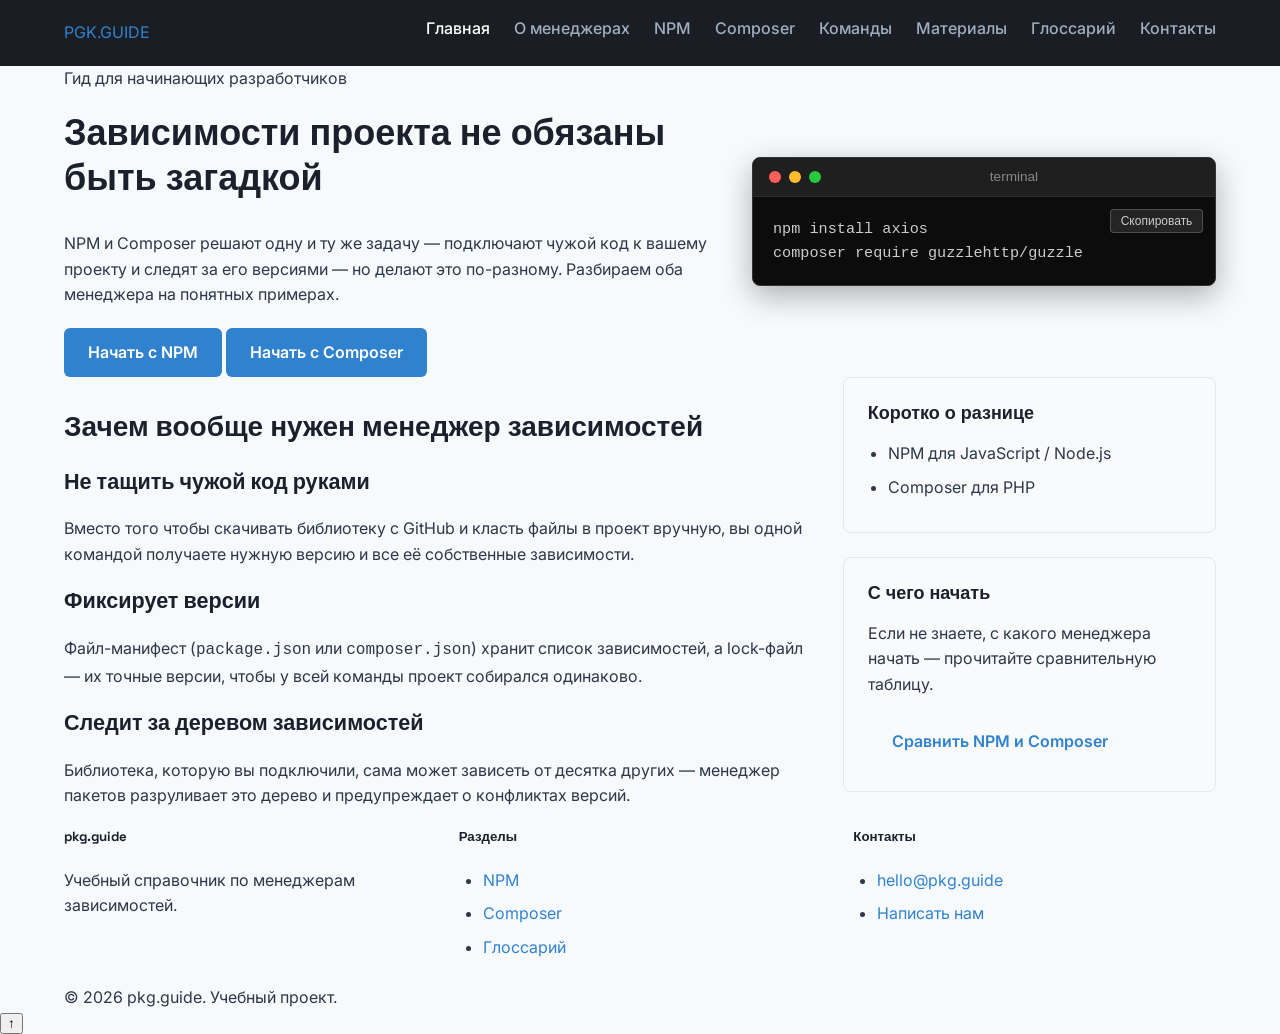
<file: index.html>
<!DOCTYPE html>
<html lang="ru">
<head>
  <meta charset="UTF-8">
  <meta name="viewport" content="width=device-width, initial-scale=1.0">
  <title>pkg.guide — гид по менеджерам зависимостей NPM и Composer</title>
  <meta name="description" content="Понятный гид по системам управления зависимостями: NPM для JavaScript и Composer для PHP.">

  <link rel="preconnect" href="https://fonts.googleapis.com">
  <link rel="preconnect" href="https://fonts.gstatic.com" crossorigin>
  <link href="https://fonts.googleapis.com/css2?family=Inter:wght@400;500;600&family=JetBrains+Mono:wght@400;500&family=Space+Grotesk:wght@500;600;700&display=swap" rel="stylesheet">
  
  <link href="css/style.css" rel="stylesheet">
</head>
<body>

  <a class="visually-hidden-focusable" href="#main">Перейти к основному содержанию</a>

  <header class="site-header">
    <nav class="navbar" aria-label="Основная навигация">
      <div class="container navbar__container">
        <a class="navbar-brand" href="index.html">PGK<span>.GUIDE</span></a>
        <button class="navbar-toggler" type="button" aria-controls="navMenu" aria-expanded="false" aria-label="Открыть меню">
          <span class="navbar-toggler-icon"></span>
        </button>
        <div class="navbar-collapse" id="navMenu">
          <ul class="navbar-nav">
            <li class="nav-item"><a class="nav-link active" aria-current="page" href="index.html">Главная</a></li>
            <li class="nav-item"><a class="nav-link" href="pages/about.html">О менеджерах</a></li>
            <li class="nav-item"><a class="nav-link" href="pages/npm.html">NPM</a></li>
            <li class="nav-item"><a class="nav-link" href="pages/composer.html">Composer</a></li>
            <li class="nav-item"><a class="nav-link" href="pages/commands.html">Команды</a></li>
            <li class="nav-item"><a class="nav-link" href="pages/materials.html">Материалы</a></li>
            <li class="nav-item"><a class="nav-link" href="pages/glossary.html">Глоссарий</a></li>
            <li class="nav-item"><a class="nav-link" href="pages/contacts.html">Контакты</a></li>
          </ul>
        </div>
      </div>
    </nav>
  </header>

  <main id="main">

    <section class="hero">
      <div class="container">
        <div class="hero__grid">
          <div class="hero__content">
            <p class="hero__eyebrow">Гид для начинающих разработчиков</p>
            <h1 class="hero__title">Зависимости проекта не обязаны быть загадкой</h1>
            <p class="hero__lead">NPM и Composer решают одну и ту же задачу — подключают чужой код к вашему проекту и следят за его версиями — но делают это по-разному. Разбираем оба менеджера на понятных примерах.</p>
            <div class="hero__actions">
              <a href="pages/npm.html" class="btn btn-brand">Начать с NPM</a>
              <a href="pages/composer.html" class="btn btn-brand">Начать с Composer</a>
            </div>
          </div>
          <div class="hero__terminal">
            <div class="term">
              <div class="term__bar">
                <span class="term__dot term__dot--red"></span>
                <span class="term__dot term__dot--yellow"></span>
                <span class="term__dot term__dot--green"></span>
                <span class="term__label">terminal</span>
              </div>
              <div class="term__body">
                <button class="term__copy" type="button" aria-label="Скопировать команды">Скопировать</button>
                <pre><code>npm install axios
composer require guzzlehttp/guzzle</code></pre>
              </div>
            </div>
          </div>
        </div>
      </div>
    </section>

    <section class="section">
      <div class="container">
        <div class="main-layout">
          <div class="main-layout__content">
            <h2 class="section__title">Зачем вообще нужен менеджер зависимостей</h2>
            <div class="feature-list">
              <article class="feature">
                <h3 class="feature__title">Не тащить чужой код руками</h3>
                <p class="feature__text">Вместо того чтобы скачивать библиотеку с GitHub и класть файлы в проект вручную, вы одной командой получаете нужную версию и все её собственные зависимости.</p>
              </article>
              <article class="feature">
                <h3 class="feature__title">Фиксирует версии</h3>
                <p class="feature__text">Файл-манифест (<code>package.json</code> или <code>composer.json</code>) хранит список зависимостей, а lock-файл — их точные версии, чтобы у всей команды проект собирался одинаково.</p>
              </article>
              <article class="feature">
                <h3 class="feature__title">Следит за деревом зависимостей</h3>
                <p class="feature__text">Библиотека, которую вы подключили, сама может зависеть от десятка других — менеджер пакетов разруливает это дерево и предупреждает о конфликтах версий.</p>
              </article>
            </div>
          </div>

          <aside class="main-layout__sidebar">
            <div class="sidebar__card">
              <h3 class="sidebar__title">Коротко о разнице</h3>
              <ul class="sidebar__list">
                <li><span class="badge badge--npm">NPM</span> для JavaScript / Node.js</li>
                <li><span class="badge badge--composer">Composer</span> для PHP</li>
              </ul>
            </div>
            <div class="sidebar__card">
              <h3 class="sidebar__title">С чего начать</h3>
              <p>Если не знаете, с какого менеджера начать — прочитайте сравнительную таблицу.</p>
              <a href="pages/about.html" class="btn btn-outline-brand btn-sm">Сравнить NPM и Composer</a>
            </div>
          </aside>
        </div>
      </div>
    </section>

  </main>

  <footer class="site-footer">
    <div class="container">
      <div class="site-footer__grid">
        <div class="site-footer__col">
          <h5 class="site-footer__heading">pkg.guide</h5>
          <p>Учебный справочник по менеджерам зависимостей.</p>
        </div>
        <div class="site-footer__col">
          <h5 class="site-footer__heading">Разделы</h5>
          <ul class="site-footer__list">
            <li><a href="pages/npm.html">NPM</a></li>
            <li><a href="pages/composer.html">Composer</a></li>
            <li><a href="pages/glossary.html">Глоссарий</a></li>
          </ul>
        </div>
        <div class="site-footer__col">
          <h5 class="site-footer__heading">Контакты</h5>
          <ul class="site-footer__list">
            <li><a href="mailto:hello@pkg.guide">hello@pkg.guide</a></li>
            <li><a href="pages/contacts.html">Написать нам</a></li>
          </ul>
        </div>
      </div>
      <div class="site-footer__bottom">
        &copy; 2026 pkg.guide. Учебный проект.
      </div>
    </div>
  </footer>

  <button class="back-to-top" aria-label="Наверх">↑</button>

  <script src="js/script.js"></script>
</body>
</html>
</file>
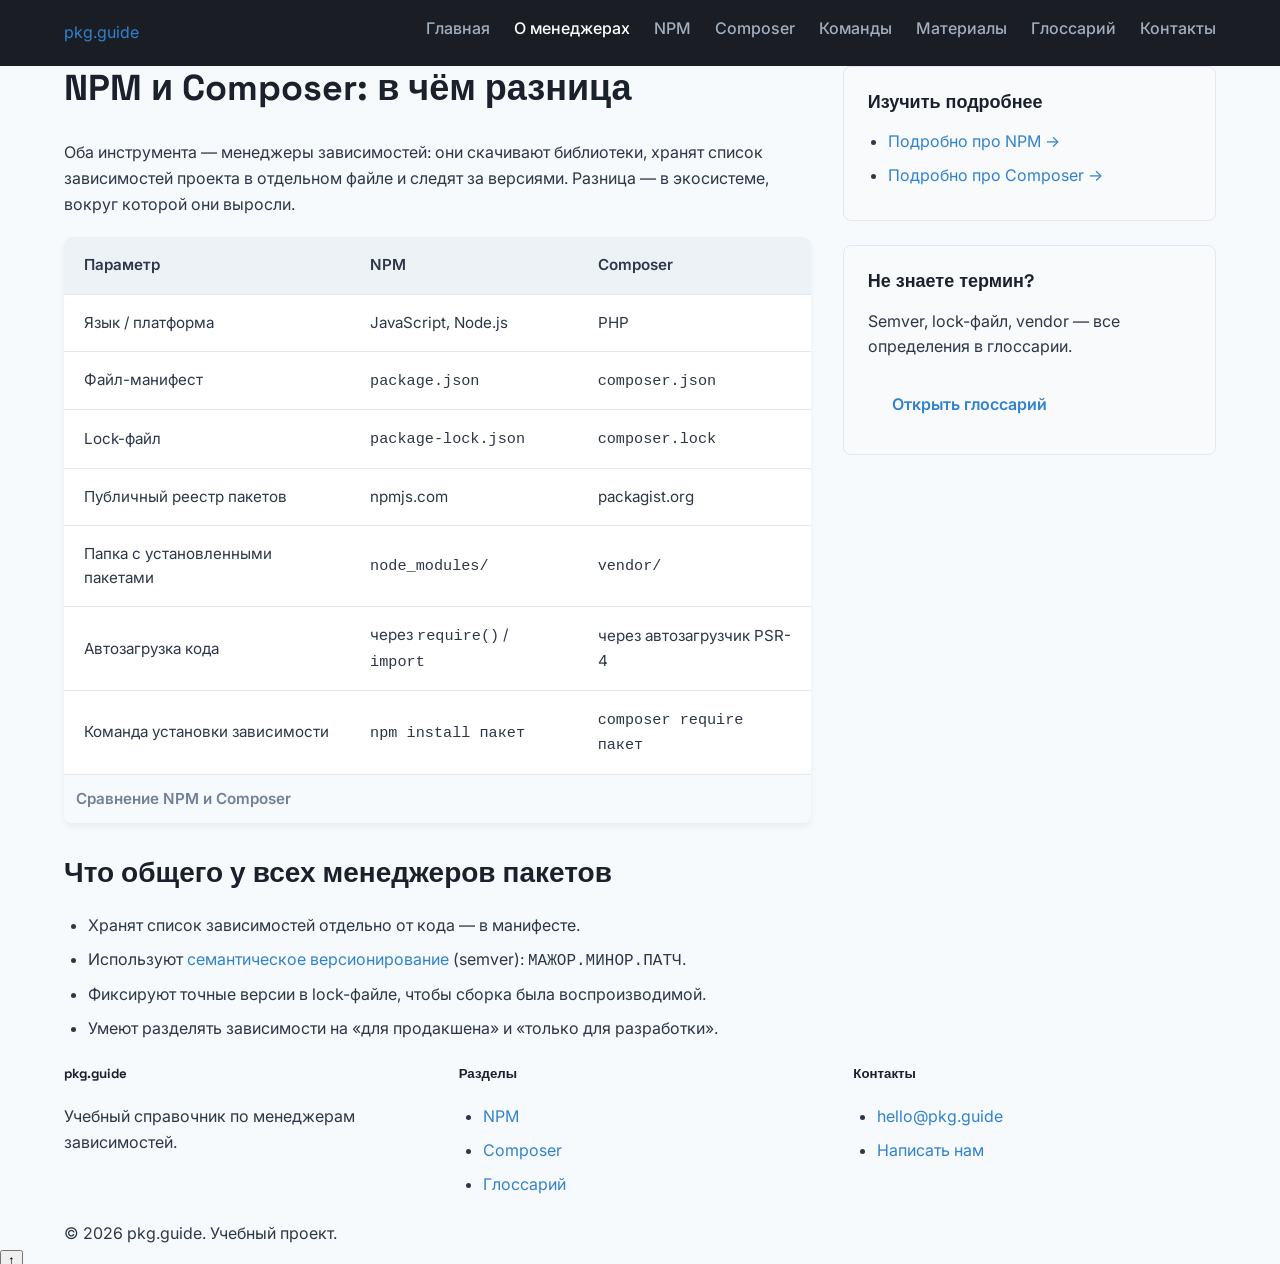
<file: pages/about.html>
<!DOCTYPE html>
<html lang="ru">
<head>
  <meta charset="UTF-8">
  <meta name="viewport" content="width=device-width, initial-scale=1.0">
  <title>О менеджерах зависимостей — pkg.guide</title>
  <meta name="description" content="Сравнение NPM и Composer: экосистемы, файлы-манифесты, репозитории пакетов.">

  <link rel="preconnect" href="https://fonts.googleapis.com">
  <link href="https://fonts.googleapis.com/css2?family=Space+Grotesk:wght@500;600;700&family=Inter:wght@400;500;600&family=JetBrains+Mono:wght@400;500&display=swap" rel="stylesheet">
  <link href="../css/style.css" rel="stylesheet">
</head>
<body>

  <a class="visually-hidden-focusable" href="#main">Перейти к основному содержанию</a>

  <header class="site-header">
    <nav class="navbar" aria-label="Основная навигация">
      <div class="container navbar__container">
        <a class="navbar-brand" href="../index.html">pkg<span>.guide</span></a>
        <button class="navbar-toggler" type="button" aria-controls="navMenu" aria-expanded="false" aria-label="Открыть меню">
          <span class="navbar-toggler-icon"></span>
        </button>
        <div class="navbar-collapse" id="navMenu">
          <ul class="navbar-nav">
            <li class="nav-item"><a class="nav-link" href="../index.html">Главная</a></li>
            <li class="nav-item"><a class="nav-link active" aria-current="page" href="about.html">О менеджерах</a></li>
            <li class="nav-item"><a class="nav-link" href="npm.html">NPM</a></li>
            <li class="nav-item"><a class="nav-link" href="composer.html">Composer</a></li>
            <li class="nav-item"><a class="nav-link" href="commands.html">Команды</a></li>
            <li class="nav-item"><a class="nav-link" href="materials.html">Материалы</a></li>
            <li class="nav-item"><a class="nav-link" href="glossary.html">Глоссарий</a></li>
            <li class="nav-item"><a class="nav-link" href="contacts.html">Контакты</a></li>
          </ul>
        </div>
      </div>
    </nav>
  </header>

  <main id="main">
    <section class="section">
      <div class="container">
        <div class="main-layout">
          <div class="main-layout__content">
            <h1 class="mb-3">NPM и Composer: в чём разница</h1>
            <p class="container-narrow">Оба инструмента — менеджеры зависимостей: они скачивают библиотеки, хранят список зависимостей проекта в отдельном файле и следят за версиями. Разница — в экосистеме, вокруг которой они выросли.</p>

            <div class="table-responsive mt-4">
              <table class="table data-table">
                <caption>Сравнение NPM и Composer</caption>
                <thead>
                  <tr>
                    <th scope="col">Параметр</th>
                    <th scope="col">NPM</th>
                    <th scope="col">Composer</th>
                  </tr>
                </thead>
                <tbody>
                  <tr>
                    <td>Язык / платформа</td>
                    <td>JavaScript, Node.js</td>
                    <td>PHP</td>
                  </tr>
                  <tr>
                    <td>Файл-манифест</td>
                    <td><code>package.json</code></td>
                    <td><code>composer.json</code></td>
                  </tr>
                  <tr>
                    <td>Lock-файл</td>
                    <td><code>package-lock.json</code></td>
                    <td><code>composer.lock</code></td>
                  </tr>
                  <tr>
                    <td>Публичный реестр пакетов</td>
                    <td>npmjs.com</td>
                    <td>packagist.org</td>
                  </tr>
                  <tr>
                    <td>Папка с установленными пакетами</td>
                    <td><code>node_modules/</code></td>
                    <td><code>vendor/</code></td>
                  </tr>
                  <tr>
                    <td>Автозагрузка кода</td>
                    <td>через <code>require()</code> / <code>import</code></td>
                    <td>через автозагрузчик PSR-4</td>
                  </tr>
                  <tr>
                    <td>Команда установки зависимости</td>
                    <td><code>npm install пакет</code></td>
                    <td><code>composer require пакет</code></td>
                  </tr>
                </tbody>
              </table>
            </div>

            <h2 class="mt-5 mb-3">Что общего у всех менеджеров пакетов</h2>
            <ul>
              <li>Хранят список зависимостей отдельно от кода — в манифесте.</li>
              <li>Используют <a href="glossary.html">семантическое версионирование</a> (semver): <code>МАЖОР.МИНОР.ПАТЧ</code>.</li>
              <li>Фиксируют точные версии в lock-файле, чтобы сборка была воспроизводимой.</li>
              <li>Умеют разделять зависимости на «для продакшена» и «только для разработки».</li>
            </ul>
          </div>

          <aside class="main-layout__sidebar">
            <div class="sidebar__card">
              <h4 class="sidebar__title">Изучить подробнее</h4>
              <ul class="sidebar__list">
                <li><a href="npm.html">Подробно про NPM →</a></li>
                <li><a href="composer.html">Подробно про Composer →</a></li>
              </ul>
            </div>
            <div class="sidebar__card">
              <h4 class="sidebar__title">Не знаете термин?</h4>
              <p class="mb-2">Semver, lock-файл, vendor — все определения в глоссарии.</p>
              <a href="glossary.html" class="btn btn-outline-brand btn-sm">Открыть глоссарий</a>
            </div>
          </aside>
        </div>
      </div>
    </section>
  </main>

  <footer class="site-footer">
    <div class="container">
      <div class="site-footer__grid">
        <div class="site-footer__col">
          <h5 class="site-footer__heading">pkg.guide</h5>
          <p>Учебный справочник по менеджерам зависимостей.</p>
        </div>
        <div class="site-footer__col">
          <h5 class="site-footer__heading">Разделы</h5>
          <ul class="site-footer__list">
            <li><a href="npm.html">NPM</a></li>
            <li><a href="composer.html">Composer</a></li>
            <li><a href="glossary.html">Глоссарий</a></li>
          </ul>
        </div>
        <div class="site-footer__col">
          <h5 class="site-footer__heading">Контакты</h5>
          <ul class="site-footer__list">
            <li><a href="mailto:hello@pkg.guide">hello@pkg.guide</a></li>
            <li><a href="contacts.html">Написать нам</a></li>
          </ul>
        </div>
      </div>
      <div class="site-footer__bottom">&copy; 2026 pkg.guide. Учебный проект.</div>
    </div>
  </footer>

  <button class="back-to-top" aria-label="Наверх">↑</button>

  <script src="../js/script.js"></script>
</body>
</html>
</file>
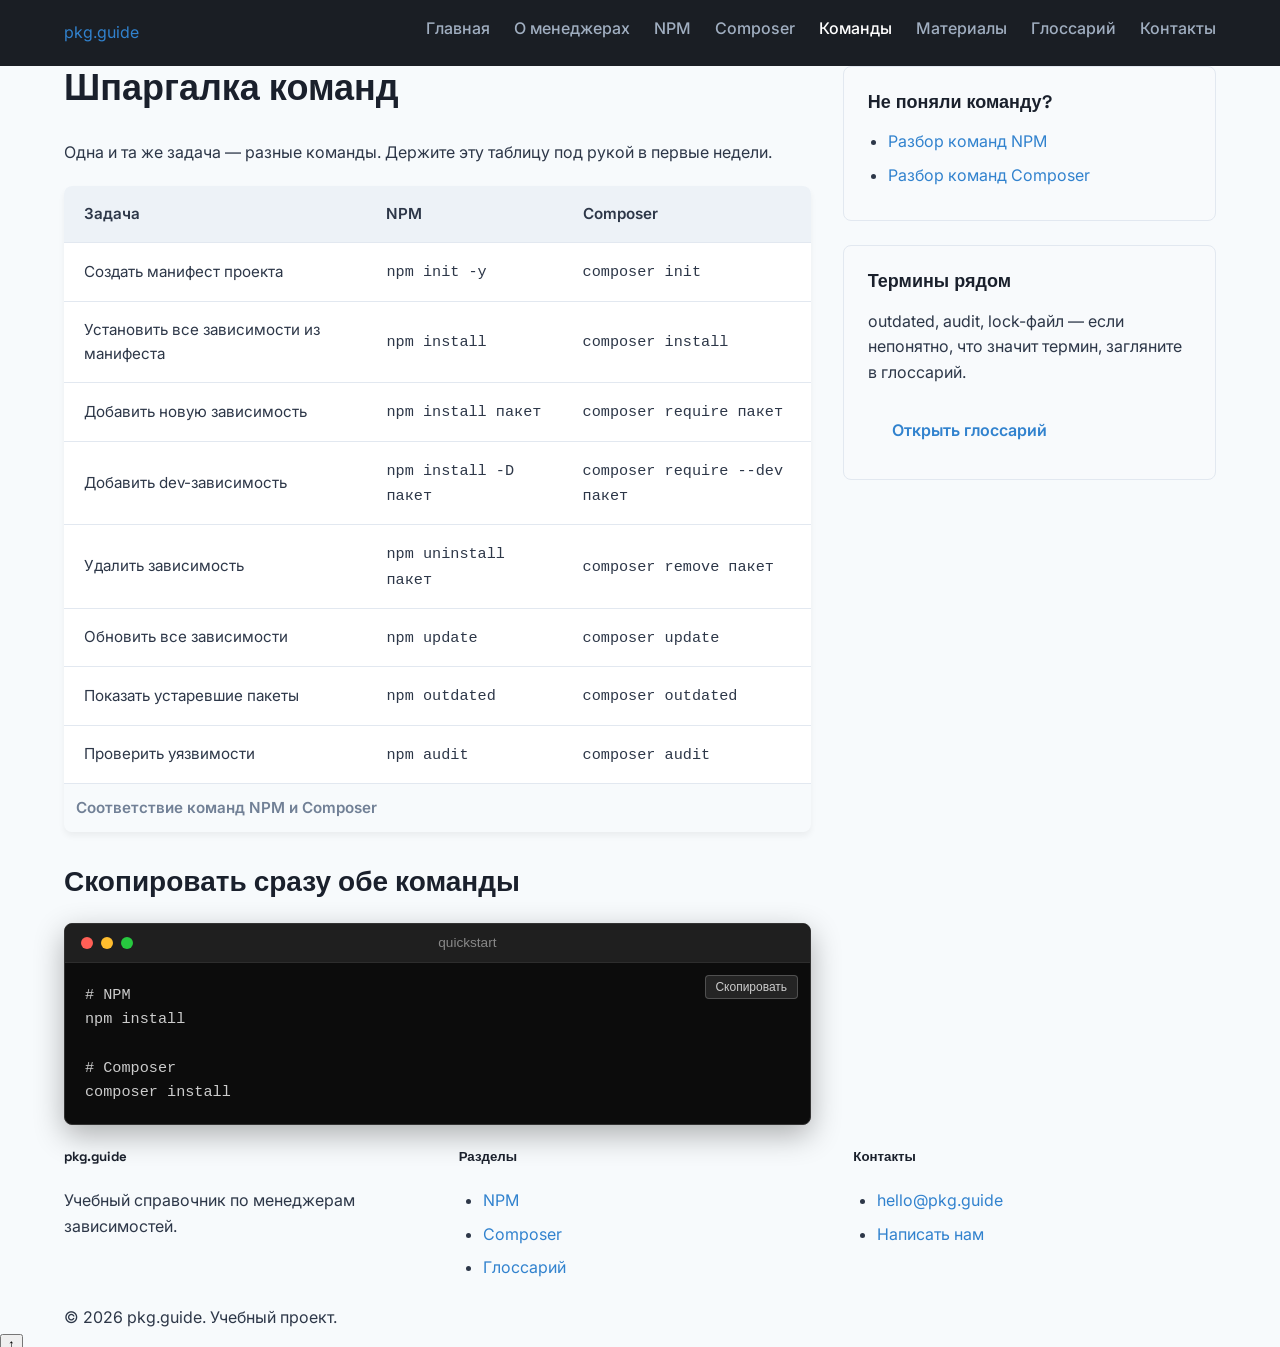
<file: pages/commands.html>
<!DOCTYPE html>
<html lang="ru">
<head>
  <meta charset="UTF-8">
  <meta name="viewport" content="width=device-width, initial-scale=1.0">
  <title>Шпаргалка команд — pkg.guide</title>
  <meta name="description" content="Таблица соответствия команд NPM и Composer для быстрой справки.">

  <link rel="preconnect" href="https://fonts.googleapis.com">
  <link href="https://fonts.googleapis.com/css2?family=Space+Grotesk:wght@500;600;700&family=Inter:wght@400;500;600&family=JetBrains+Mono:wght@400;500&display=swap" rel="stylesheet">
  <link href="../css/style.css" rel="stylesheet">
</head>
<body>

  <a class="visually-hidden-focusable" href="#main">Перейти к основному содержанию</a>

  <header class="site-header">
    <nav class="navbar" aria-label="Основная навигация">
      <div class="container navbar__container">
        <a class="navbar-brand" href="../index.html">pkg<span>.guide</span></a>
        <button class="navbar-toggler" type="button" aria-controls="navMenu" aria-expanded="false" aria-label="Открыть меню">
          <span class="navbar-toggler-icon"></span>
        </button>
        <div class="navbar-collapse" id="navMenu">
          <ul class="navbar-nav">
            <li class="nav-item"><a class="nav-link" href="../index.html">Главная</a></li>
            <li class="nav-item"><a class="nav-link" href="about.html">О менеджерах</a></li>
            <li class="nav-item"><a class="nav-link" href="npm.html">NPM</a></li>
            <li class="nav-item"><a class="nav-link" href="composer.html">Composer</a></li>
            <li class="nav-item"><a class="nav-link active" aria-current="page" href="commands.html">Команды</a></li>
            <li class="nav-item"><a class="nav-link" href="materials.html">Материалы</a></li>
            <li class="nav-item"><a class="nav-link" href="glossary.html">Глоссарий</a></li>
            <li class="nav-item"><a class="nav-link" href="contacts.html">Контакты</a></li>
          </ul>
        </div>
      </div>
    </nav>
  </header>

  <main id="main">
    <section class="section">
      <div class="container">
        <div class="main-layout">
          <div class="main-layout__content">
            <h1 class="mb-2">Шпаргалка команд</h1>
            <p class="text-body-secondary mb-4">Одна и та же задача — разные команды. Держите эту таблицу под рукой в первые недели.</p>

            <div class="table-responsive">
              <table class="table data-table">
                <caption>Соответствие команд NPM и Composer</caption>
                <thead>
                  <tr>
                    <th scope="col">Задача</th>
                    <th scope="col">NPM</th>
                    <th scope="col">Composer</th>
                  </tr>
                </thead>
                <tbody>
                  <tr>
                    <td>Создать манифест проекта</td>
                    <td><code>npm init -y</code></td>
                    <td><code>composer init</code></td>
                  </tr>
                  <tr>
                    <td>Установить все зависимости из манифеста</td>
                    <td><code>npm install</code></td>
                    <td><code>composer install</code></td>
                  </tr>
                  <tr>
                    <td>Добавить новую зависимость</td>
                    <td><code>npm install пакет</code></td>
                    <td><code>composer require пакет</code></td>
                  </tr>
                  <tr>
                    <td>Добавить dev-зависимость</td>
                    <td><code>npm install -D пакет</code></td>
                    <td><code>composer require --dev пакет</code></td>
                  </tr>
                  <tr>
                    <td>Удалить зависимость</td>
                    <td><code>npm uninstall пакет</code></td>
                    <td><code>composer remove пакет</code></td>
                  </tr>
                  <tr>
                    <td>Обновить все зависимости</td>
                    <td><code>npm update</code></td>
                    <td><code>composer update</code></td>
                  </tr>
                  <tr>
                    <td>Показать устаревшие пакеты</td>
                    <td><code>npm outdated</code></td>
                    <td><code>composer outdated</code></td>
                  </tr>
                  <tr>
                    <td>Проверить уязвимости</td>
                    <td><code>npm audit</code></td>
                    <td><code>composer audit</code></td>
                  </tr>
                </tbody>
              </table>
            </div>

            <h2 class="mt-5 mb-3">Скопировать сразу обе команды</h2>
            <div class="term">
              <div class="term__bar">
                <span class="term__dot term__dot--red"></span>
                <span class="term__dot term__dot--yellow"></span>
                <span class="term__dot term__dot--green"></span>
                <span class="term__label">quickstart</span>
              </div>
              <div class="term__body">
                <button class="term__copy" type="button">Скопировать</button>
                <pre># NPM
npm install

# Composer
composer install</pre>
              </div>
            </div>
          </div>

          <aside class="main-layout__sidebar">
            <div class="sidebar__card">
              <h4 class="sidebar__title">Не поняли команду?</h4>
              <ul class="sidebar__list">
                <li><a href="npm.html">Разбор команд NPM</a></li>
                <li><a href="composer.html">Разбор команд Composer</a></li>
              </ul>
            </div>
            <div class="sidebar__card">
              <h4 class="sidebar__title">Термины рядом</h4>
              <p class="mb-2">outdated, audit, lock-файл — если непонятно, что значит термин, загляните в глоссарий.</p>
              <a href="glossary.html" class="btn btn-outline-brand btn-sm">Открыть глоссарий</a>
            </div>
          </aside>
        </div>
      </div>
    </section>
  </main>

  <footer class="site-footer">
    <div class="container">
      <div class="site-footer__grid">
        <div class="site-footer__col">
          <h5 class="site-footer__heading">pkg.guide</h5>
          <p>Учебный справочник по менеджерам зависимостей.</p>
        </div>
        <div class="site-footer__col">
          <h5 class="site-footer__heading">Разделы</h5>
          <ul class="site-footer__list">
            <li><a href="npm.html">NPM</a></li>
            <li><a href="composer.html">Composer</a></li>
            <li><a href="glossary.html">Глоссарий</a></li>
          </ul>
        </div>
        <div class="site-footer__col">
          <h5 class="site-footer__heading">Контакты</h5>
          <ul class="site-footer__list">
            <li><a href="mailto:hello@pkg.guide">hello@pkg.guide</a></li>
            <li><a href="contacts.html">Написать нам</a></li>
          </ul>
        </div>
      </div>
      <div class="site-footer__bottom">&copy; 2026 pkg.guide. Учебный проект.</div>
    </div>
  </footer>

  <button class="back-to-top" aria-label="Наверх">↑</button>

  <script src="../js/script.js"></script>
</body>
</html>
</file>
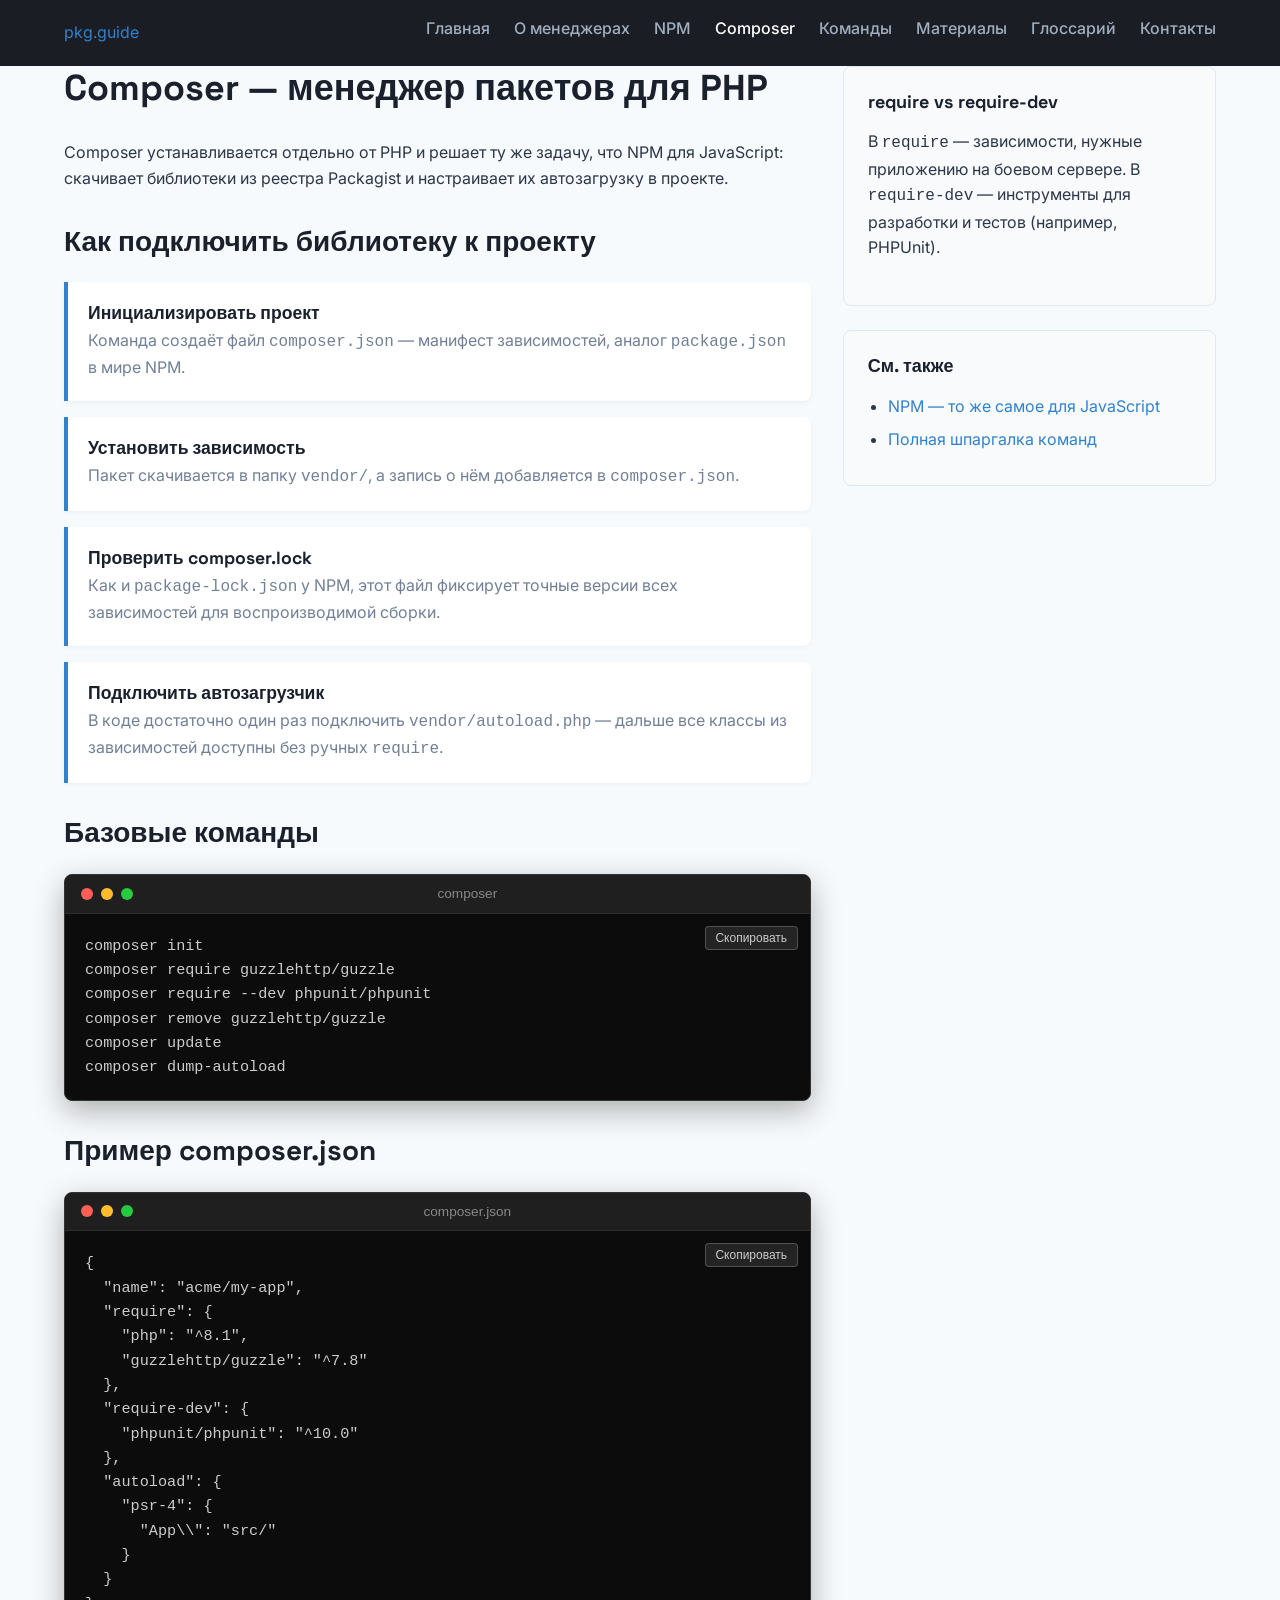
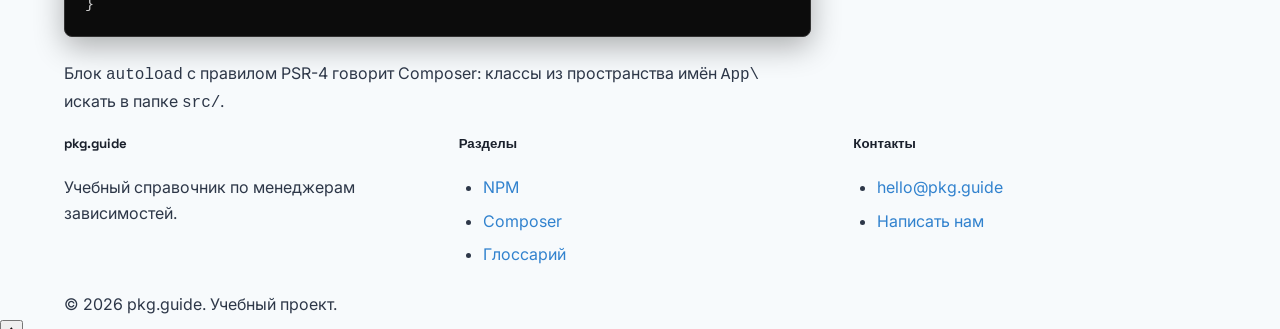
<file: pages/composer.html>
<!DOCTYPE html>
<html lang="ru">
<head>
  <meta charset="UTF-8">
  <meta name="viewport" content="width=device-width, initial-scale=1.0">
  <title>Composer — pkg.guide</title>
  <meta name="description" content="Как работает Composer: composer.json, установка зависимостей, Packagist, автозагрузка PSR-4.">

  <link rel="preconnect" href="https://fonts.googleapis.com">
  <link href="https://fonts.googleapis.com/css2?family=Space+Grotesk:wght@500;600;700&family=Inter:wght@400;500;600&family=JetBrains+Mono:wght@400;500&display=swap" rel="stylesheet">
  <link href="../css/style.css" rel="stylesheet">
</head>
<body>

  <a class="visually-hidden-focusable" href="#main">Перейти к основному содержанию</a>

  <header class="site-header">
    <nav class="navbar" aria-label="Основная навигация">
      <div class="container navbar__container">
        <a class="navbar-brand" href="../index.html">pkg<span>.guide</span></a>
        <button class="navbar-toggler" type="button" aria-controls="navMenu" aria-expanded="false" aria-label="Открыть меню">
          <span class="navbar-toggler-icon"></span>
        </button>
        <div class="navbar-collapse" id="navMenu">
          <ul class="navbar-nav">
            <li class="nav-item"><a class="nav-link" href="../index.html">Главная</a></li>
            <li class="nav-item"><a class="nav-link" href="about.html">О менеджерах</a></li>
            <li class="nav-item"><a class="nav-link" href="npm.html">NPM</a></li>
            <li class="nav-item"><a class="nav-link active" aria-current="page" href="composer.html">Composer</a></li>
            <li class="nav-item"><a class="nav-link" href="commands.html">Команды</a></li>
            <li class="nav-item"><a class="nav-link" href="materials.html">Материалы</a></li>
            <li class="nav-item"><a class="nav-link" href="glossary.html">Глоссарий</a></li>
            <li class="nav-item"><a class="nav-link" href="contacts.html">Контакты</a></li>
          </ul>
        </div>
      </div>
    </nav>
  </header>

  <main id="main">
    <section class="section">
      <div class="container">
        <div class="main-layout">
          <div class="main-layout__content">
            <h1 class="mb-3"><span class="text-composer">Composer</span> — менеджер пакетов для PHP</h1>
            <p class="container-narrow">Composer устанавливается отдельно от PHP и решает ту же задачу, что NPM для JavaScript: скачивает библиотеки из реестра Packagist и настраивает их автозагрузку в проекте.</p>

            <h2 class="mt-5 mb-4">Как подключить библиотеку к проекту</h2>
            <div class="process">
              <div class="process__step">
                <div>
                  <h3 class="process__title">Инициализировать проект</h3>
                  <p class="process__text">Команда создаёт файл <code>composer.json</code> — манифест зависимостей, аналог <code>package.json</code> в мире NPM.</p>
                </div>
              </div>
              <div class="process__step">
                <div>
                  <h3 class="process__title">Установить зависимость</h3>
                  <p class="process__text">Пакет скачивается в папку <code>vendor/</code>, а запись о нём добавляется в <code>composer.json</code>.</p>
                </div>
              </div>
              <div class="process__step">
                <div>
                  <h3 class="process__title">Проверить composer.lock</h3>
                  <p class="process__text">Как и <code>package-lock.json</code> у NPM, этот файл фиксирует точные версии всех зависимостей для воспроизводимой сборки.</p>
                </div>
              </div>
              <div class="process__step">
                <div>
                  <h3 class="process__title">Подключить автозагрузчик</h3>
                  <p class="process__text">В коде достаточно один раз подключить <code>vendor/autoload.php</code> — дальше все классы из зависимостей доступны без ручных <code>require</code>.</p>
                </div>
              </div>
            </div>

            <h2 class="mt-5 mb-3">Базовые команды</h2>
            <div class="term">
              <div class="term__bar">
                <span class="term__dot term__dot--red"></span>
                <span class="term__dot term__dot--yellow"></span>
                <span class="term__dot term__dot--green"></span>
                <span class="term__label">composer</span>
              </div>
              <div class="term__body">
                <button class="term__copy" type="button">Скопировать</button>
                <pre>composer init
composer require guzzlehttp/guzzle
composer require --dev phpunit/phpunit
composer remove guzzlehttp/guzzle
composer update
composer dump-autoload</pre>
              </div>
            </div>

            <h2 class="mt-5 mb-3">Пример composer.json</h2>
            <div class="term">
              <div class="term__bar">
                <span class="term__dot term__dot--red"></span>
                <span class="term__dot term__dot--yellow"></span>
                <span class="term__dot term__dot--green"></span>
                <span class="term__label">composer.json</span>
              </div>
              <div class="term__body">
                <button class="term__copy" type="button">Скопировать</button>
                <pre>{
  "name": "acme/my-app",
  "require": {
    "php": "^8.1",
    "guzzlehttp/guzzle": "^7.8"
  },
  "require-dev": {
    "phpunit/phpunit": "^10.0"
  },
  "autoload": {
    "psr-4": {
      "App\\": "src/"
    }
  }
}</pre>
              </div>
            </div>
            <p class="text-body-secondary">Блок <code>autoload</code> с правилом PSR-4 говорит Composer: классы из пространства имён <code>App\</code> искать в папке <code>src/</code>.</p>
          </div>

          <aside class="main-layout__sidebar">
            <div class="sidebar__card">
              <h4 class="sidebar__title">require vs require-dev</h4>
              <p class="mb-0">В <code>require</code> — зависимости, нужные приложению на боевом сервере. В <code>require-dev</code> — инструменты для разработки и тестов (например, PHPUnit).</p>
            </div>
            <div class="sidebar__card">
              <h4 class="sidebar__title">См. также</h4>
              <ul class="sidebar__list">
                <li><a href="npm.html">NPM — то же самое для JavaScript</a></li>
                <li><a href="commands.html">Полная шпаргалка команд</a></li>
              </ul>
            </div>
          </aside>
        </div>
      </div>
    </section>
  </main>

  <footer class="site-footer">
    <div class="container">
      <div class="site-footer__grid">
        <div class="site-footer__col">
          <h5 class="site-footer__heading">pkg.guide</h5>
          <p>Учебный справочник по менеджерам зависимостей.</p>
        </div>
        <div class="site-footer__col">
          <h5 class="site-footer__heading">Разделы</h5>
          <ul class="site-footer__list">
            <li><a href="npm.html">NPM</a></li>
            <li><a href="composer.html">Composer</a></li>
            <li><a href="glossary.html">Глоссарий</a></li>
          </ul>
        </div>
        <div class="site-footer__col">
          <h5 class="site-footer__heading">Контакты</h5>
          <ul class="site-footer__list">
            <li><a href="mailto:hello@pkg.guide">hello@pkg.guide</a></li>
            <li><a href="contacts.html">Написать нам</a></li>
          </ul>
        </div>
      </div>
      <div class="site-footer__bottom">&copy; 2026 pkg.guide. Учебный проект.</div>
    </div>
  </footer>

  <button class="back-to-top" aria-label="Наверх">↑</button>

  <script src="../js/script.js"></script>
</body>
</html>
</file>
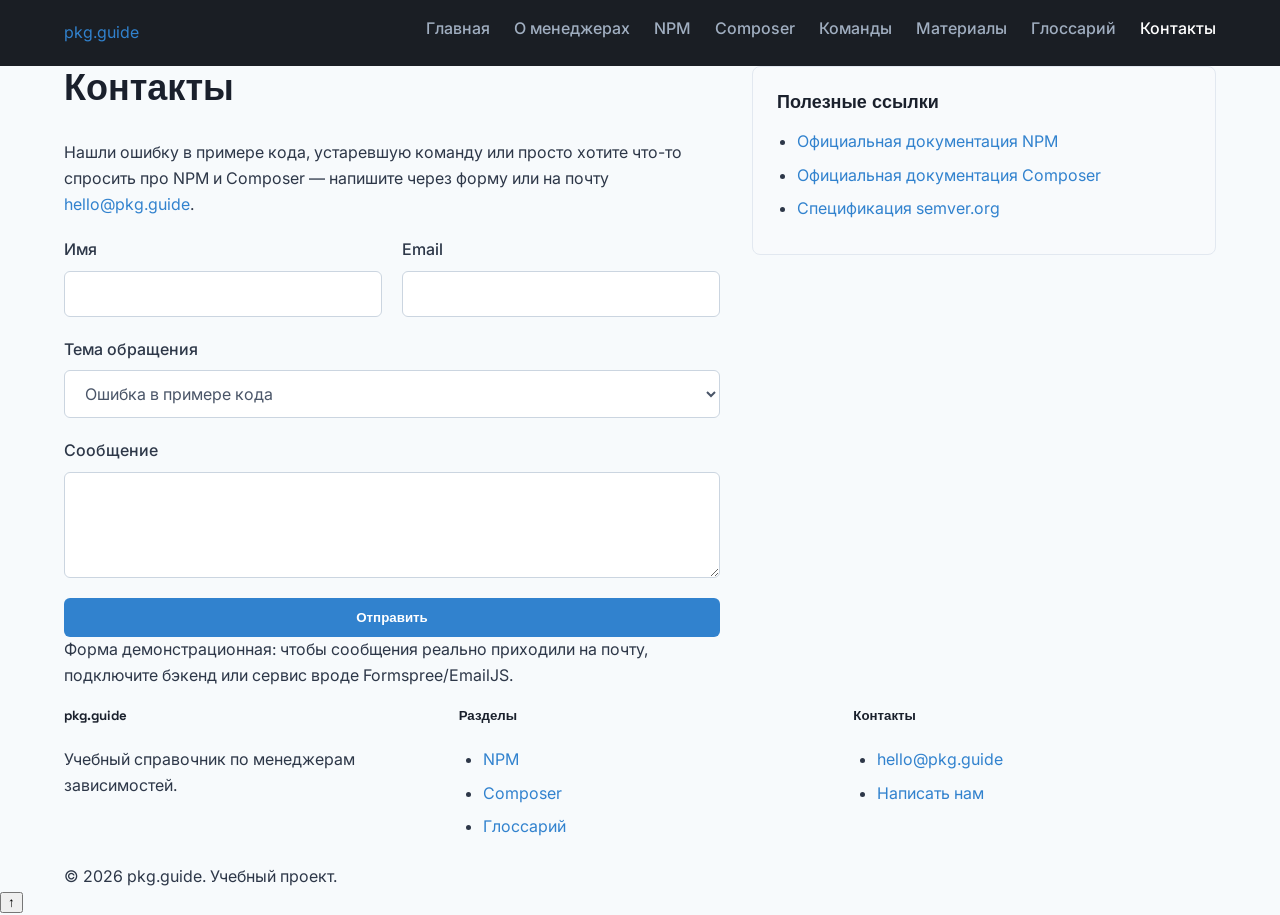
<file: pages/contacts.html>
<!DOCTYPE html>
<html lang="ru">
<head>
  <meta charset="UTF-8">
  <meta name="viewport" content="width=device-width, initial-scale=1.0">
  <title>Контакты — pkg.guide</title>
  <meta name="description" content="Нашли ошибку или есть вопрос по NPM и Composer — напишите нам.">

  <link rel="preconnect" href="https://fonts.googleapis.com">
  <link href="https://fonts.googleapis.com/css2?family=Space+Grotesk:wght@500;600;700&family=Inter:wght@400;500;600&family=JetBrains+Mono:wght@400;500&display=swap" rel="stylesheet">
  <link href="../css/style.css" rel="stylesheet">
</head>
<body>

  <a class="visually-hidden-focusable" href="#main">Перейти к основному содержанию</a>

  <header class="site-header">
    <nav class="navbar" aria-label="Основная навигация">
      <div class="container navbar__container">
        <a class="navbar-brand" href="../index.html">pkg<span>.guide</span></a>
        <button class="navbar-toggler" type="button" aria-controls="navMenu" aria-expanded="false" aria-label="Открыть меню">
          <span class="navbar-toggler-icon"></span>
        </button>
        <div class="navbar-collapse" id="navMenu">
          <ul class="navbar-nav">
            <li class="nav-item"><a class="nav-link" href="../index.html">Главная</a></li>
            <li class="nav-item"><a class="nav-link" href="about.html">О менеджерах</a></li>
            <li class="nav-item"><a class="nav-link" href="npm.html">NPM</a></li>
            <li class="nav-item"><a class="nav-link" href="composer.html">Composer</a></li>
            <li class="nav-item"><a class="nav-link" href="commands.html">Команды</a></li>
            <li class="nav-item"><a class="nav-link" href="materials.html">Материалы</a></li>
            <li class="nav-item"><a class="nav-link" href="glossary.html">Глоссарий</a></li>
            <li class="nav-item"><a class="nav-link active" aria-current="page" href="contacts.html">Контакты</a></li>
          </ul>
        </div>
      </div>
    </nav>
  </header>

  <main id="main">
    <section class="section">
      <div class="container">
        <div class="contacts-layout">
          <div class="contacts-layout__form">
            <h1 class="mb-4">Контакты</h1>
            <p class="mb-4">Нашли ошибку в примере кода, устаревшую команду или просто хотите что-то спросить про NPM и Composer — напишите через форму или на почту <a href="mailto:hello@pkg.guide">hello@pkg.guide</a>.</p>

            <form novalidate>
              <div class="form-grid">
                <div class="form-group">
                  <label for="contact-name" class="form-label">Имя</label>
                  <input type="text" class="form-control" id="contact-name" required>
                </div>
                <div class="form-group">
                  <label for="contact-email" class="form-label">Email</label>
                  <input type="email" class="form-control" id="contact-email" required>
                </div>
                <div class="form-group form-group--full">
                  <label for="contact-topic" class="form-label">Тема обращения</label>
                  <select class="form-select" id="contact-topic">
                    <option selected>Ошибка в примере кода</option>
                    <option>Вопрос про NPM</option>
                    <option>Вопрос про Composer</option>
                    <option>Другое</option>
                  </select>
                </div>
                <div class="form-group form-group--full">
                  <label for="contact-message" class="form-label">Сообщение</label>
                  <textarea class="form-control" id="contact-message" rows="4" required></textarea>
                </div>
                <div class="form-group form-group--full">
                  <button type="submit" class="btn btn-brand">Отправить</button>
                </div>
              </div>
            </form>
            <p class="text-body-secondary small mt-2">Форма демонстрационная: чтобы сообщения реально приходили на почту, подключите бэкенд или сервис вроде Formspree/EmailJS.</p>
          </div>

          <aside class="contacts-layout__sidebar">
            <div class="sidebar__card">
              <h4 class="sidebar__title">Полезные ссылки</h4>
              <ul class="sidebar__list">
                <li><a href="https://docs.npmjs.com" target="_blank" rel="noopener">Официальная документация NPM</a></li>
                <li><a href="https://getcomposer.org/doc/" target="_blank" rel="noopener">Официальная документация Composer</a></li>
                <li><a href="https://semver.org" target="_blank" rel="noopener">Спецификация semver.org</a></li>
              </ul>
            </div>
          </aside>
        </div>
      </div>
    </section>
  </main>

  <footer class="site-footer">
    <div class="container">
      <div class="site-footer__grid">
        <div class="site-footer__col">
          <h5 class="site-footer__heading">pkg.guide</h5>
          <p>Учебный справочник по менеджерам зависимостей.</p>
        </div>
        <div class="site-footer__col">
          <h5 class="site-footer__heading">Разделы</h5>
          <ul class="site-footer__list">
            <li><a href="npm.html">NPM</a></li>
            <li><a href="composer.html">Composer</a></li>
            <li><a href="glossary.html">Глоссарий</a></li>
          </ul>
        </div>
        <div class="site-footer__col">
          <h5 class="site-footer__heading">Контакты</h5>
          <ul class="site-footer__list">
            <li><a href="mailto:hello@pkg.guide">hello@pkg.guide</a></li>
            <li><a href="contacts.html">Написать нам</a></li>
          </ul>
        </div>
      </div>
      <div class="site-footer__bottom">&copy; 2026 pkg.guide. Учебный проект.</div>
    </div>
  </footer>

  <button class="back-to-top" aria-label="Наверх">↑</button>

  <script src="../js/script.js"></script>
</body>
</html>
</file>
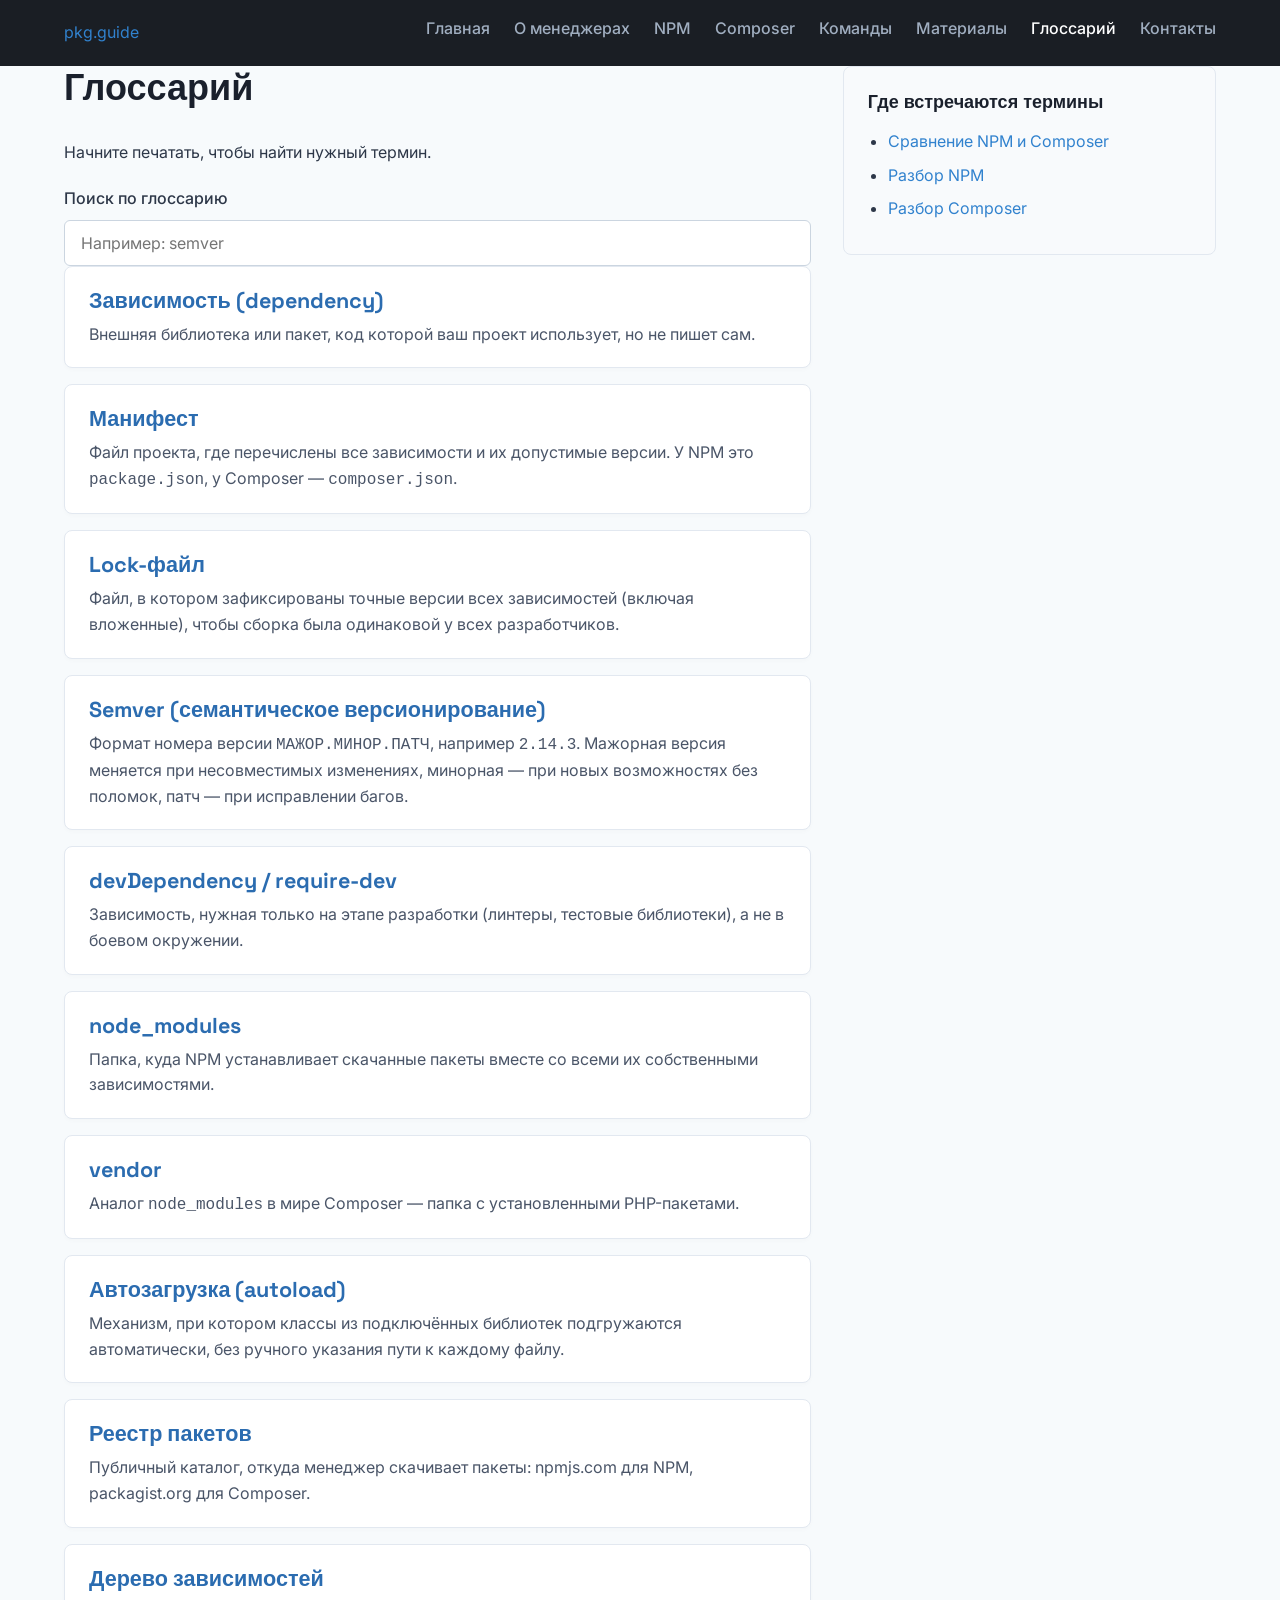
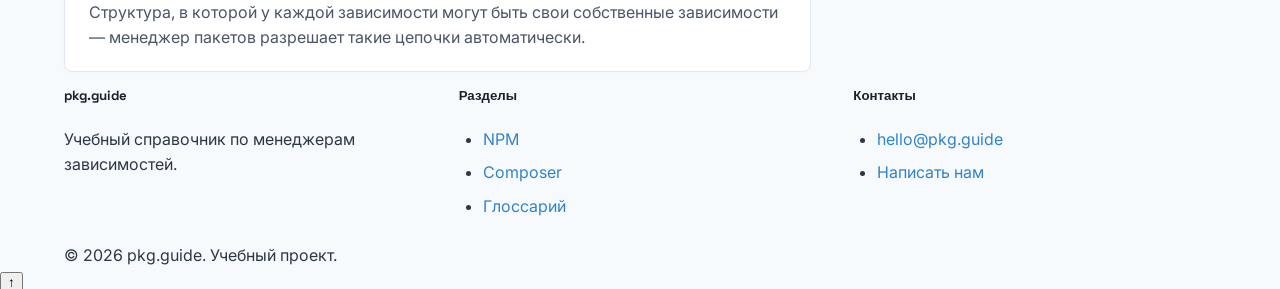
<file: pages/glossary.html>
<!DOCTYPE html>
<html lang="ru">
<head>
  <meta charset="UTF-8">
  <meta name="viewport" content="width=device-width, initial-scale=1.0">
  <title>Глоссарий — pkg.guide</title>
  <meta name="description" content="Термины из мира менеджеров зависимостей: semver, lock-файл, vendor, autoload и другие.">

  <link rel="preconnect" href="https://fonts.googleapis.com">
  <link href="https://fonts.googleapis.com/css2?family=Space+Grotesk:wght@500;600;700&family=Inter:wght@400;500;600&family=JetBrains+Mono:wght@400;500&display=swap" rel="stylesheet">
  <link href="../css/style.css" rel="stylesheet">
</head>
<body>

  <a class="visually-hidden-focusable" href="#main">Перейти к основному содержанию</a>

  <header class="site-header">
    <nav class="navbar" aria-label="Основная навигация">
      <div class="container navbar__container">
        <a class="navbar-brand" href="../index.html">pkg<span>.guide</span></a>
        <button class="navbar-toggler" type="button" aria-controls="navMenu" aria-expanded="false" aria-label="Открыть меню">
          <span class="navbar-toggler-icon"></span>
        </button>
        <div class="navbar-collapse" id="navMenu">
          <ul class="navbar-nav">
            <li class="nav-item"><a class="nav-link" href="../index.html">Главная</a></li>
            <li class="nav-item"><a class="nav-link" href="about.html">О менеджерах</a></li>
            <li class="nav-item"><a class="nav-link" href="npm.html">NPM</a></li>
            <li class="nav-item"><a class="nav-link" href="composer.html">Composer</a></li>
            <li class="nav-item"><a class="nav-link" href="commands.html">Команды</a></li>
            <li class="nav-item"><a class="nav-link" href="materials.html">Материалы</a></li>
            <li class="nav-item"><a class="nav-link active" aria-current="page" href="glossary.html">Глоссарий</a></li>
            <li class="nav-item"><a class="nav-link" href="contacts.html">Контакты</a></li>
          </ul>
        </div>
      </div>
    </nav>
  </header>

  <main id="main">
    <section class="section">
      <div class="container">
        <div class="main-layout">
          <div class="main-layout__content">
            <h1 class="mb-2">Глоссарий</h1>
            <p class="text-body-secondary mb-3">Начните печатать, чтобы найти нужный термин.</p>

            <div class="glossary-search">
              <label for="glossarySearch" class="form-label visually-hidden">Поиск по глоссарию</label>
              <input type="search" id="glossarySearch" class="form-control" placeholder="Например: semver">
            </div>

            <div class="glossary__term">
              <h3 class="glossary__word">Зависимость (dependency)</h3>
              <p class="glossary__def">Внешняя библиотека или пакет, код которой ваш проект использует, но не пишет сам.</p>
            </div>
            <div class="glossary__term">
              <h3 class="glossary__word">Манифест</h3>
              <p class="glossary__def">Файл проекта, где перечислены все зависимости и их допустимые версии. У NPM это <code>package.json</code>, у Composer — <code>composer.json</code>.</p>
            </div>
            <div class="glossary__term">
              <h3 class="glossary__word">Lock-файл</h3>
              <p class="glossary__def">Файл, в котором зафиксированы точные версии всех зависимостей (включая вложенные), чтобы сборка была одинаковой у всех разработчиков.</p>
            </div>
            <div class="glossary__term">
              <h3 class="glossary__word">Semver (семантическое версионирование)</h3>
              <p class="glossary__def">Формат номера версии <code>МАЖОР.МИНОР.ПАТЧ</code>, например <code>2.14.3</code>. Мажорная версия меняется при несовместимых изменениях, минорная — при новых возможностях без поломок, патч — при исправлении багов.</p>
            </div>
            <div class="glossary__term">
              <h3 class="glossary__word">devDependency / require-dev</h3>
              <p class="glossary__def">Зависимость, нужная только на этапе разработки (линтеры, тестовые библиотеки), а не в боевом окружении.</p>
            </div>
            <div class="glossary__term">
              <h3 class="glossary__word">node_modules</h3>
              <p class="glossary__def">Папка, куда NPM устанавливает скачанные пакеты вместе со всеми их собственными зависимостями.</p>
            </div>
            <div class="glossary__term">
              <h3 class="glossary__word">vendor</h3>
              <p class="glossary__def">Аналог <code>node_modules</code> в мире Composer — папка с установленными PHP-пакетами.</p>
            </div>
            <div class="glossary__term">
              <h3 class="glossary__word">Автозагрузка (autoload)</h3>
              <p class="glossary__def">Механизм, при котором классы из подключённых библиотек подгружаются автоматически, без ручного указания пути к каждому файлу.</p>
            </div>
            <div class="glossary__term">
              <h3 class="glossary__word">Реестр пакетов</h3>
              <p class="glossary__def">Публичный каталог, откуда менеджер скачивает пакеты: npmjs.com для NPM, packagist.org для Composer.</p>
            </div>
            <div class="glossary__term">
              <h3 class="glossary__word">Дерево зависимостей</h3>
              <p class="glossary__def">Структура, в которой у каждой зависимости могут быть свои собственные зависимости — менеджер пакетов разрешает такие цепочки автоматически.</p>
            </div>
          </div>

          <aside class="main-layout__sidebar">
            <div class="sidebar__card">
              <h4 class="sidebar__title">Где встречаются термины</h4>
              <ul class="sidebar__list">
                <li><a href="about.html">Сравнение NPM и Composer</a></li>
                <li><a href="npm.html">Разбор NPM</a></li>
                <li><a href="composer.html">Разбор Composer</a></li>
              </ul>
            </div>
          </aside>
        </div>
      </div>
    </section>
  </main>

  <footer class="site-footer">
    <div class="container">
      <div class="site-footer__grid">
        <div class="site-footer__col">
          <h5 class="site-footer__heading">pkg.guide</h5>
          <p>Учебный справочник по менеджерам зависимостей.</p>
        </div>
        <div class="site-footer__col">
          <h5 class="site-footer__heading">Разделы</h5>
          <ul class="site-footer__list">
            <li><a href="npm.html">NPM</a></li>
            <li><a href="composer.html">Composer</a></li>
            <li><a href="glossary.html">Глоссарий</a></li>
          </ul>
        </div>
        <div class="site-footer__col">
          <h5 class="site-footer__heading">Контакты</h5>
          <ul class="site-footer__list">
            <li><a href="mailto:hello@pkg.guide">hello@pkg.guide</a></li>
            <li><a href="contacts.html">Написать нам</a></li>
          </ul>
        </div>
      </div>
      <div class="site-footer__bottom">&copy; 2026 pkg.guide. Учебный проект.</div>
    </div>
  </footer>

  <button class="back-to-top" aria-label="Наверх">↑</button>

  <script src="../js/script.js"></script>
</body>
</html>
</file>
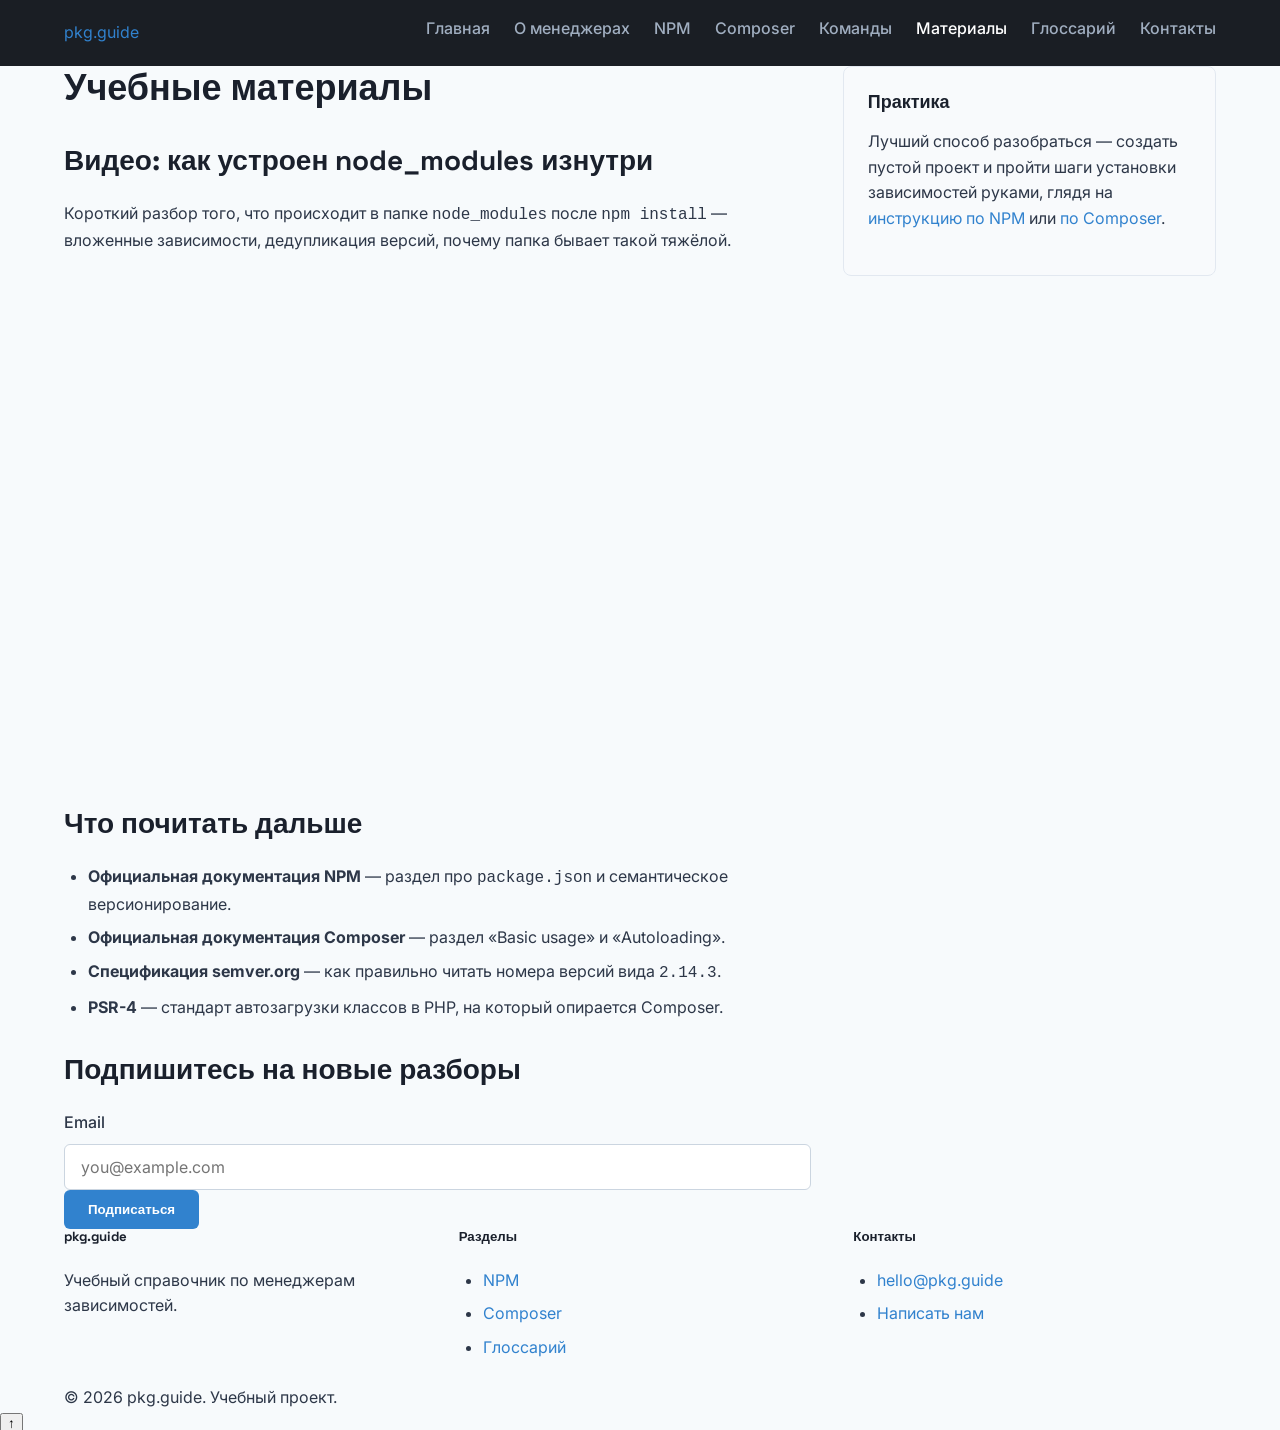
<file: pages/materials.html>
<!DOCTYPE html>
<html lang="ru">
<head>
  <meta charset="UTF-8">
  <meta name="viewport" content="width=device-width, initial-scale=1.0">
  <title>Учебные материалы — pkg.guide</title>
  <meta name="description" content="Видеоразбор менеджеров зависимостей и подборка материалов для дальнейшего изучения.">

  <link rel="preconnect" href="https://fonts.googleapis.com">
  <link href="https://fonts.googleapis.com/css2?family=Space+Grotesk:wght@500;600;700&family=Inter:wght@400;500;600&family=JetBrains+Mono:wght@400;500&display=swap" rel="stylesheet">
  <link href="../css/style.css" rel="stylesheet">

  <style>
    .video-container {
      width: 100%;
      height: 500px;
      max-width: 100%;
    }

    .video-container iframe {
      width: 100%;
      height: 100%;
      border-radius: 8px;
    }

    @media (max-width: 768px) {
      .video-container {
        height: 260px;
      }
    }
  </style>
</head>
<body>

  <a class="visually-hidden-focusable" href="#main">Перейти к основному содержанию</a>

  <header class="site-header">
    <nav class="navbar" aria-label="Основная навигация">
      <div class="container navbar__container">
        <a class="navbar-brand" href="../index.html">pkg<span>.guide</span></a>
        <button class="navbar-toggler" type="button" aria-controls="navMenu" aria-expanded="false" aria-label="Открыть меню">
          <span class="navbar-toggler-icon"></span>
        </button>
        <div class="navbar-collapse" id="navMenu">
          <ul class="navbar-nav">
            <li class="nav-item"><a class="nav-link" href="../index.html">Главная</a></li>
            <li class="nav-item"><a class="nav-link" href="about.html">О менеджерах</a></li>
            <li class="nav-item"><a class="nav-link" href="npm.html">NPM</a></li>
            <li class="nav-item"><a class="nav-link" href="composer.html">Composer</a></li>
            <li class="nav-item"><a class="nav-link" href="commands.html">Команды</a></li>
            <li class="nav-item"><a class="nav-link active" aria-current="page" href="materials.html">Материалы</a></li>
            <li class="nav-item"><a class="nav-link" href="glossary.html">Глоссарий</a></li>
            <li class="nav-item"><a class="nav-link" href="contacts.html">Контакты</a></li>
          </ul>
        </div>
      </div>
    </nav>
  </header>

  <main id="main">
    <section class="section">
      <div class="container">
        <div class="main-layout">
          <div class="main-layout__content">
            <h1 class="mb-4">Учебные материалы</h1>

            <h2 class="mb-3">Видео: как устроен node_modules изнутри</h2>
            <p>Короткий разбор того, что происходит в папке <code>node_modules</code> после <code>npm install</code> — вложенные зависимости, дедупликация версий, почему папка бывает такой тяжёлой.</p>
            
            <!-- Большой плеер -->
            <div class="video-container mb-4">
              <iframe
                src="https://rutube.ru/play/embed/5bde3eaa66c2e3116e70c33ba2b15b51/"
                style="border: none;"
                allow="clipboard-write; autoplay"
                allowFullScreen
              ></iframe>
            </div>

            <h2 class="mt-5 mb-3">Что почитать дальше</h2>
            <ul>
              <li><strong>Официальная документация NPM</strong> — раздел про <code>package.json</code> и семантическое версионирование.</li>
              <li><strong>Официальная документация Composer</strong> — раздел «Basic usage» и «Autoloading».</li>
              <li><strong>Спецификация semver.org</strong> — как правильно читать номера версий вида <code>2.14.3</code>.</li>
              <li><strong>PSR-4</strong> — стандарт автозагрузки классов в PHP, на который опирается Composer.</li>
            </ul>

            <h2 class="mt-5 mb-3">Подпишитесь на новые разборы</h2>
            <form class="subscription-form">
              <div class="subscription-form__group">
                <label for="materials-email" class="form-label">Email</label>
                <input type="email" id="materials-email" class="form-control" placeholder="you@example.com" required>
              </div>
              <button type="submit" class="btn btn-brand">Подписаться</button>
            </form>
          </div>

          <aside class="main-layout__sidebar">
            <div class="sidebar__card">
              <h4 class="sidebar__title">Практика</h4>
              <p class="mb-0">Лучший способ разобраться — создать пустой проект и пройти шаги установки зависимостей руками, глядя на <a href="npm.html">инструкцию по NPM</a> или <a href="composer.html">по Composer</a>.</p>
            </div>
          </aside>
        </div>
      </div>
    </section>
  </main>

  <footer class="site-footer">
    <div class="container">
      <div class="site-footer__grid">
        <div class="site-footer__col">
          <h5 class="site-footer__heading">pkg.guide</h5>
          <p>Учебный справочник по менеджерам зависимостей.</p>
        </div>
        <div class="site-footer__col">
          <h5 class="site-footer__heading">Разделы</h5>
          <ul class="site-footer__list">
            <li><a href="npm.html">NPM</a></li>
            <li><a href="composer.html">Composer</a></li>
            <li><a href="glossary.html">Глоссарий</a></li>
          </ul>
        </div>
        <div class="site-footer__col">
          <h5 class="site-footer__heading">Контакты</h5>
          <ul class="site-footer__list">
            <li><a href="mailto:hello@pkg.guide">hello@pkg.guide</a></li>
            <li><a href="contacts.html">Написать нам</a></li>
          </ul>
        </div>
      </div>
      <div class="site-footer__bottom">&copy; 2026 pkg.guide. Учебный проект.</div>
    </div>
  </footer>

  <button class="back-to-top" aria-label="Наверх">↑</button>

  <script src="../js/script.js"></script>
</body>
</html>
</file>
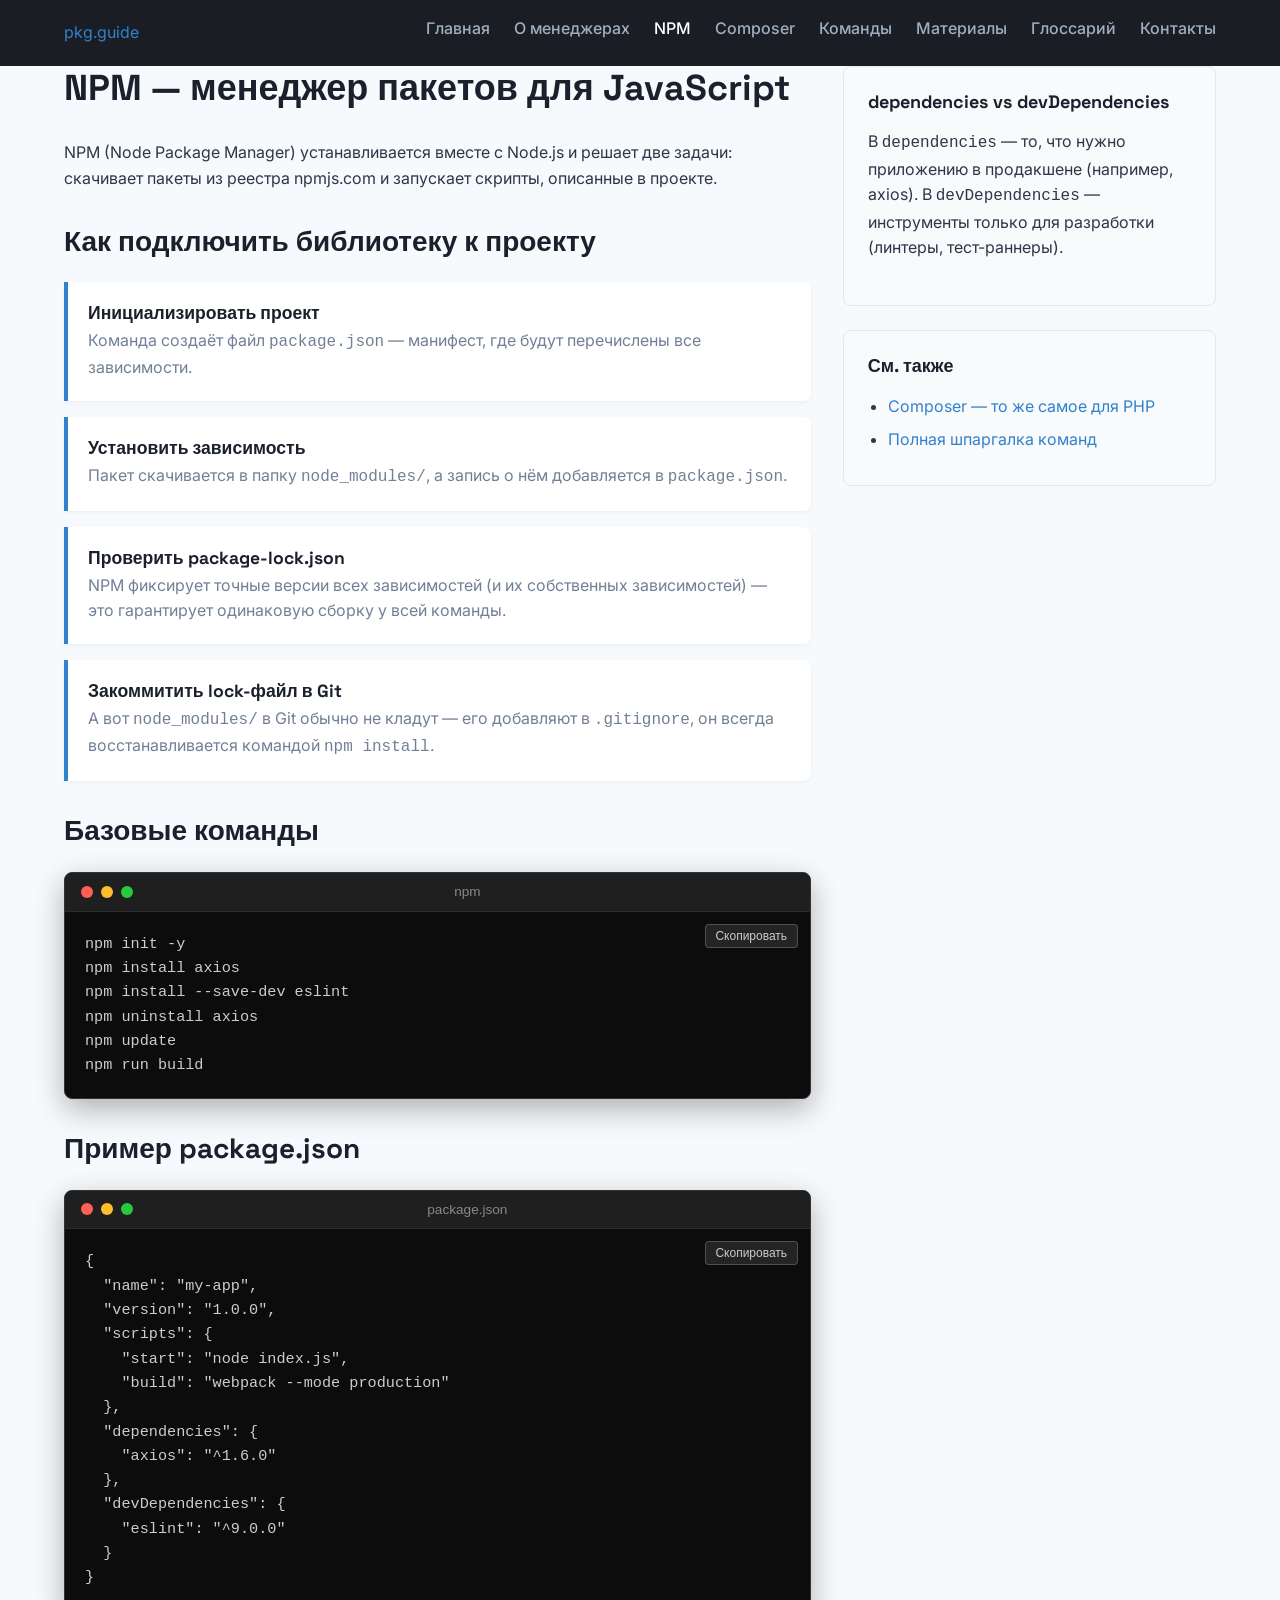
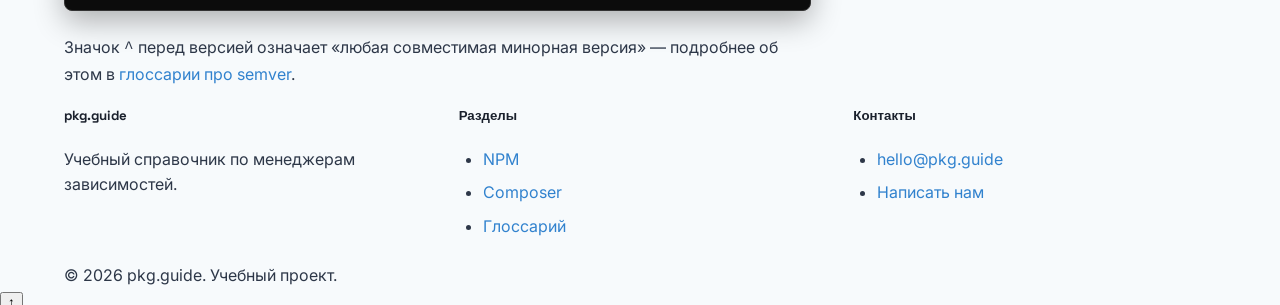
<file: pages/npm.html>
<!DOCTYPE html>
<html lang="ru">
<head>
  <meta charset="UTF-8">
  <meta name="viewport" content="width=device-width, initial-scale=1.0">
  <title>NPM — pkg.guide</title>
  <meta name="description" content="Как работает NPM: package.json, установка зависимостей, semver, node_modules.">

  <link rel="preconnect" href="https://fonts.googleapis.com">
  <link href="https://fonts.googleapis.com/css2?family=Space+Grotesk:wght@500;600;700&family=Inter:wght@400;500;600&family=JetBrains+Mono:wght@400;500&display=swap" rel="stylesheet">
  <link href="../css/style.css" rel="stylesheet">
</head>
<body>

  <a class="visually-hidden-focusable" href="#main">Перейти к основному содержанию</a>

  <header class="site-header">
    <nav class="navbar" aria-label="Основная навигация">
      <div class="container navbar__container">
        <a class="navbar-brand" href="../index.html">pkg<span>.guide</span></a>
        <button class="navbar-toggler" type="button" aria-controls="navMenu" aria-expanded="false" aria-label="Открыть меню">
          <span class="navbar-toggler-icon"></span>
        </button>
        <div class="navbar-collapse" id="navMenu">
          <ul class="navbar-nav">
            <li class="nav-item"><a class="nav-link" href="../index.html">Главная</a></li>
            <li class="nav-item"><a class="nav-link" href="about.html">О менеджерах</a></li>
            <li class="nav-item"><a class="nav-link active" aria-current="page" href="npm.html">NPM</a></li>
            <li class="nav-item"><a class="nav-link" href="composer.html">Composer</a></li>
            <li class="nav-item"><a class="nav-link" href="commands.html">Команды</a></li>
            <li class="nav-item"><a class="nav-link" href="materials.html">Материалы</a></li>
            <li class="nav-item"><a class="nav-link" href="glossary.html">Глоссарий</a></li>
            <li class="nav-item"><a class="nav-link" href="contacts.html">Контакты</a></li>
          </ul>
        </div>
      </div>
    </nav>
  </header>

  <main id="main">
    <section class="section">
      <div class="container">
        <div class="main-layout">
          <div class="main-layout__content">
            <h1 class="mb-3"><span class="text-npm">NPM</span> — менеджер пакетов для JavaScript</h1>
            <p class="container-narrow">NPM (Node Package Manager) устанавливается вместе с Node.js и решает две задачи: скачивает пакеты из реестра npmjs.com и запускает скрипты, описанные в проекте.</p>

            <h2 class="mt-5 mb-4">Как подключить библиотеку к проекту</h2>
            <div class="process">
              <div class="process__step">
                <div>
                  <h3 class="process__title">Инициализировать проект</h3>
                  <p class="process__text">Команда создаёт файл <code>package.json</code> — манифест, где будут перечислены все зависимости.</p>
                </div>
              </div>
              <div class="process__step">
                <div>
                  <h3 class="process__title">Установить зависимость</h3>
                  <p class="process__text">Пакет скачивается в папку <code>node_modules/</code>, а запись о нём добавляется в <code>package.json</code>.</p>
                </div>
              </div>
              <div class="process__step">
                <div>
                  <h3 class="process__title">Проверить package-lock.json</h3>
                  <p class="process__text">NPM фиксирует точные версии всех зависимостей (и их собственных зависимостей) — это гарантирует одинаковую сборку у всей команды.</p>
                </div>
              </div>
              <div class="process__step">
                <div>
                  <h3 class="process__title">Закоммитить lock-файл в Git</h3>
                  <p class="process__text">А вот <code>node_modules/</code> в Git обычно не кладут — его добавляют в <code>.gitignore</code>, он всегда восстанавливается командой <code>npm install</code>.</p>
                </div>
              </div>
            </div>

            <h2 class="mt-5 mb-3">Базовые команды</h2>
            <div class="term">
              <div class="term__bar">
                <span class="term__dot term__dot--red"></span>
                <span class="term__dot term__dot--yellow"></span>
                <span class="term__dot term__dot--green"></span>
                <span class="term__label">npm</span>
              </div>
              <div class="term__body">
                <button class="term__copy" type="button">Скопировать</button>
                <pre>npm init -y
npm install axios
npm install --save-dev eslint
npm uninstall axios
npm update
npm run build</pre>
              </div>
            </div>

            <h2 class="mt-5 mb-3">Пример package.json</h2>
            <div class="term">
              <div class="term__bar">
                <span class="term__dot term__dot--red"></span>
                <span class="term__dot term__dot--yellow"></span>
                <span class="term__dot term__dot--green"></span>
                <span class="term__label">package.json</span>
              </div>
              <div class="term__body">
                <button class="term__copy" type="button">Скопировать</button>
                <pre>{
  "name": "my-app",
  "version": "1.0.0",
  "scripts": {
    "start": "node index.js",
    "build": "webpack --mode production"
  },
  "dependencies": {
    "axios": "^1.6.0"
  },
  "devDependencies": {
    "eslint": "^9.0.0"
  }
}</pre>
              </div>
            </div>
            <p class="text-body-secondary">Значок <code>^</code> перед версией означает «любая совместимая минорная версия» — подробнее об этом в <a href="glossary.html">глоссарии про semver</a>.</p>
          </div>

          <aside class="main-layout__sidebar">
            <div class="sidebar__card">
              <h4 class="sidebar__title">dependencies vs devDependencies</h4>
              <p class="mb-0">В <code>dependencies</code> — то, что нужно приложению в продакшене (например, axios). В <code>devDependencies</code> — инструменты только для разработки (линтеры, тест-раннеры).</p>
            </div>
            <div class="sidebar__card">
              <h4 class="sidebar__title">См. также</h4>
              <ul class="sidebar__list">
                <li><a href="composer.html">Composer — то же самое для PHP</a></li>
                <li><a href="commands.html">Полная шпаргалка команд</a></li>
              </ul>
            </div>
          </aside>
        </div>
      </div>
    </section>
  </main>

  <footer class="site-footer">
    <div class="container">
      <div class="site-footer__grid">
        <div class="site-footer__col">
          <h5 class="site-footer__heading">pkg.guide</h5>
          <p>Учебный справочник по менеджерам зависимостей.</p>
        </div>
        <div class="site-footer__col">
          <h5 class="site-footer__heading">Разделы</h5>
          <ul class="site-footer__list">
            <li><a href="npm.html">NPM</a></li>
            <li><a href="composer.html">Composer</a></li>
            <li><a href="glossary.html">Глоссарий</a></li>
          </ul>
        </div>
        <div class="site-footer__col">
          <h5 class="site-footer__heading">Контакты</h5>
          <ul class="site-footer__list">
            <li><a href="mailto:hello@pkg.guide">hello@pkg.guide</a></li>
            <li><a href="contacts.html">Написать нам</a></li>
          </ul>
        </div>
      </div>
      <div class="site-footer__bottom">&copy; 2026 pkg.guide. Учебный проект.</div>
    </div>
  </footer>

  <button class="back-to-top" aria-label="Наверх">↑</button>

  <script src="../js/script.js"></script>
</body>
</html>
</file>
<file: css/style.css>
.container {
  max-width: 1200px;
  margin-left: auto;
  margin-right: auto;
  padding-left: 1.5rem;
  padding-right: 1.5rem;
  width: 100%;
  box-sizing: border-box;
}

.hero__grid {
  display: flex;
  flex-direction: column;
  gap: 2rem;
}

@media (min-width: 992px) {
  .hero__grid {
    flex-direction: row;
    align-items: center;
  }
  
  .hero__content {
    flex: 0 0 calc(58.333% - 1rem); 
    max-width: calc(58.333% - 1rem);
  }
  
  .hero__terminal {
    flex: 0 0 calc(41.666% - 1rem); 
    max-width: calc(41.666% - 1rem);
  }
}

.main-layout {
  display: flex;
  flex-direction: column;
  gap: 2rem;
}

@media (min-width: 992px) {
  .main-layout {
    flex-direction: row;
    align-items: flex-start;
  }

  .main-layout__content {
    flex: 0 0 calc(66.666% - 1.33rem); 
    max-width: calc(66.666% - 1.33rem);
  }

  .main-layout__sidebar {
    flex: 0 0 calc(33.333% - 0.67rem); 
    max-width: calc(33.333% - 0.67rem);
  }
}

.contacts-layout {
  display: flex;
  flex-direction: column;
  gap: 2rem;
}

@media (min-width: 992px) {
  .contacts-layout {
    flex-direction: row;
    align-items: flex-start;
  }

  .contacts-layout__form {
    flex: 0 0 calc(58.333% - 1rem);
    max-width: calc(58.333% - 1rem);
  }

  .contacts-layout__sidebar {
    flex: 0 0 calc(41.666% - 1rem);
    max-width: calc(41.666% - 1rem);
  }
}

.site-footer__grid {
  display: flex;
  flex-direction: column;
  gap: 2rem;
}

@media (min-width: 768px) {
  .site-footer__grid {
    flex-direction: row;
    justify-content: space-between;
  }

  .site-footer__col {
    flex: 1;
  }
}

.table-responsive {
  overflow-x: auto;
}

.visually-hidden-focusable {
  position: absolute;
  width: 1px;
  height: 1px;
  padding: 0;
  margin: -1px;
  overflow: hidden;
  clip: rect(0, 0, 0, 0);
  white-space: nowrap;
  border: 0;
}

.visually-hidden-focusable:focus {
  position: static;
  width: auto;
  height: auto;
  overflow: visible;
  clip: auto;
  white-space: normal;
}
.navbar {
  background-color: #1a1e24; 
  padding: 1rem 0;
}

.navbar__container {
  display: flex;
  align-items: center;
  justify-content: space-between;
}

.navbar-nav {
  display: flex;
  list-style: none;
  margin: 0;
  padding: 0;
  gap: 1.5rem;
}

.nav-link {
  color: #a0aec0;
  text-decoration: none;
  font-weight: 500;
  transition: color 0.2s ease;
}

.nav-link:hover,
.nav-link.active {
  color: #ffffff;
}

.navbar-toggler {
  display: none; 
}
.sidebar__card {
  background: #f8fafc;
  border: 1px solid #e2e8f0;
  border-radius: 8px;
  padding: 1.5rem;
  margin-bottom: 1.5rem;
}

.sidebar__title {
  font-size: 1.125rem;
  margin-top: 0;
  margin-bottom: 1rem;
}

.sidebar__list {
  padding-left: 1.25rem;
  margin-bottom: 0;
}

.term {
  background-color: #0c0c0c; 
  border-radius: 8px;
  box-shadow: 0 10px 30px rgba(0, 0, 0, 0.3);
  overflow: hidden;
  margin: 1.5rem 0;
  border: 1px solid #333333;
  font-family: 'JetBrains Mono', 'Consolas', 'Courier New', monospace;
}

.term__bar {
  background-color: #1f1f1f;
  padding: 0.5rem 1rem;
  display: flex;
  align-items: center;
  border-bottom: 1px solid #2d2d2d;
  position: relative;
}

.term__dot {
  width: 12px;
  height: 12px;
  border-radius: 50%;
  display: inline-block;
  margin-right: 8px;
}

.term__dot--red {
  background-color: #ff5f56;
}

.term__dot--yellow {
  background-color: #ffbd2e;
}

.term__dot--green {
  background-color: #27c93f;
}

.term__label {
  color: #888888;
  font-size: 0.85rem;
  margin-left: auto;
  margin-right: auto;
  font-family: sans-serif;
}

.term__body {
  position: relative;
  padding: 1.25rem;
}

.term__body pre {
  margin: 0;
  color: #cccccc; 
  font-size: 0.95rem;
  line-height: 1.6;
  white-space: pre-wrap;
  word-break: break-all;
}

.term__copy {
  position: absolute;
  top: 0.75rem;
  right: 0.75rem;
  background: rgba(255, 255, 255, 0.1);
  border: 1px solid rgba(255, 255, 255, 0.2);
  color: #cccccc;
  border-radius: 4px;
  padding: 0.25rem 0.6rem;
  font-size: 0.75rem;
  cursor: pointer;
  transition: all 0.2s ease;
}

.term__copy:hover {
  background: rgba(255, 255, 255, 0.2);
  color: #ffffff;
}

body {
  margin: 0;
  padding: 0;
  font-family: 'Inter', -apple-system, BlinkMacSystemFont, 'Segoe UI', Roboto, sans-serif;
  font-size: 1rem;
  line-height: 1.6;
  color: #2d3748;
  background-color: #f7fafc;
}

h1, h2, h3, h4, h5, h6 {
  font-family: 'Space Grotesk', sans-serif;
  color: #1a202c;
  font-weight: 700;
  line-height: 1.25;
  margin-top: 0;
}

h1 { font-size: 2.25rem; }
h2 { font-size: 1.75rem; margin-top: 2rem; }
h3 { font-size: 1.35rem; }

p {
  margin-top: 0;
  margin-bottom: 1.25rem;
}

a {
  color: #3182ce;
  text-decoration: none;
  transition: color 0.2s ease;
}

a:hover {
  color: #2b6cb0;
  text-decoration: underline;
}

/* Списки */
ul, ol {
  padding-left: 1.5rem;
  margin-bottom: 1.5rem;
}

li {
  margin-bottom: 0.5rem;
}

.table-responsive {
  width: 100%;
  overflow-x: auto;
  margin-bottom: 2rem;
  border-radius: 8px;
  box-shadow: 0 4px 6px rgba(0, 0, 0, 0.05);
}

.data-table {
  width: 100%;
  border-collapse: collapse;
  background-color: #ffffff;
  text-align: left;
  font-size: 0.95rem;
}

.data-table caption {
  padding: 0.75rem;
  font-weight: 600;
  color: #718096;
  text-align: left;
  caption-side: bottom;
}

.data-table th, 
.data-table td {
  padding: 1rem 1.25rem;
  border-bottom: 1px solid #e2e8f0;
}

.data-table th {
  background-color: #edf2f7;
  color: #2d3748;
  font-weight: 600;
}

.data-table tbody tr:hover {
  background-color: #f8fafc;
}

.form-control,
.form-select {
  width: 100%;
  padding: 0.75rem 1rem;
  font-family: inherit;
  font-size: 1rem;
  color: #4a5568;
  background-color: #ffffff;
  border: 1px solid #cbd5e0;
  border-radius: 6px;
  box-sizing: border-box;
  transition: border-color 0.2s ease, box-shadow 0.2s ease;
}

.form-control:focus,
.form-select:focus {
  outline: none;
  border-color: #3182ce;
  box-shadow: 0 0 0 3px rgba(49, 130, 206, 0.2);
}

.form-label {
  display: block;
  font-weight: 500;
  margin-bottom: 0.5rem;
  color: #2d3748;
}

.form-grid {
  display: flex;
  flex-wrap: wrap;
  gap: 1.25rem;
}

.form-group {
  flex: 1 1 calc(50% - 0.625rem);
  display: flex;
  flex-direction: column;
}

.form-group--full {
  flex: 1 1 100%;
}

.btn {
  display: inline-block;
  font-weight: 600;
  text-align: center;
  padding: 0.75rem 1.5rem;
  border-radius: 6px;
  border: none;
  cursor: pointer;
  transition: all 0.2s ease;
}

.btn-brand {
  background-color: #3182ce;
  color: #ffffff;
}

.btn-brand:hover {
  background-color: #2b6cb0;
  color: #ffffff;
  text-decoration: none;
}

.glossary__term {
  background: #ffffff;
  border: 1px solid #e2e8f0;
  border-radius: 8px;
  padding: 1.25rem 1.5rem;
  margin-bottom: 1rem;
  box-shadow: 0 2px 4px rgba(0, 0, 0, 0.02);
}

.glossary__word {
  margin-bottom: 0.5rem;
  color: #2b6cb0;
}

.glossary__def {
  margin-bottom: 0;
  color: #4a5568;
}

.process {
  display: flex;
  flex-direction: column;
  gap: 1rem;
  margin-bottom: 2rem;
}

.process__step {
  display: flex;
  background: #ffffff;
  border-left: 4px solid #3182ce;
  padding: 1.25rem;
  border-radius: 0 8px 8px 0;
  box-shadow: 0 2px 4px rgba(0,0,0,0.04);
}

.process__title {
  font-size: 1.1rem;
  margin-bottom: 0.25rem;
}

.process__text {
  margin-bottom: 0;
  color: #718096;
}
@media (max-width: 768px) {
  .navbar__container {
    flex-direction: column;
    align-items: stretch;
    gap: 1rem;
  }

  .navbar__brand {
    text-align: center;
  }

  .navbar-nav {
    flex-direction: column;
    width: 100%;
    gap: 0.5rem;
    padding: 0;
  }

  .navbar-nav .nav-link {
    display: block;
    padding: 0.6rem 1rem;
    background-color: #2d3748;
    color: #ffffff;
    border-radius: 6px;
    text-align: center;
    font-size: 0.95rem;
  }

  .navbar-nav .nav-link:hover,
  .navbar-nav .nav-link.active {
    background-color: #3182ce;
  }
}
</file>
